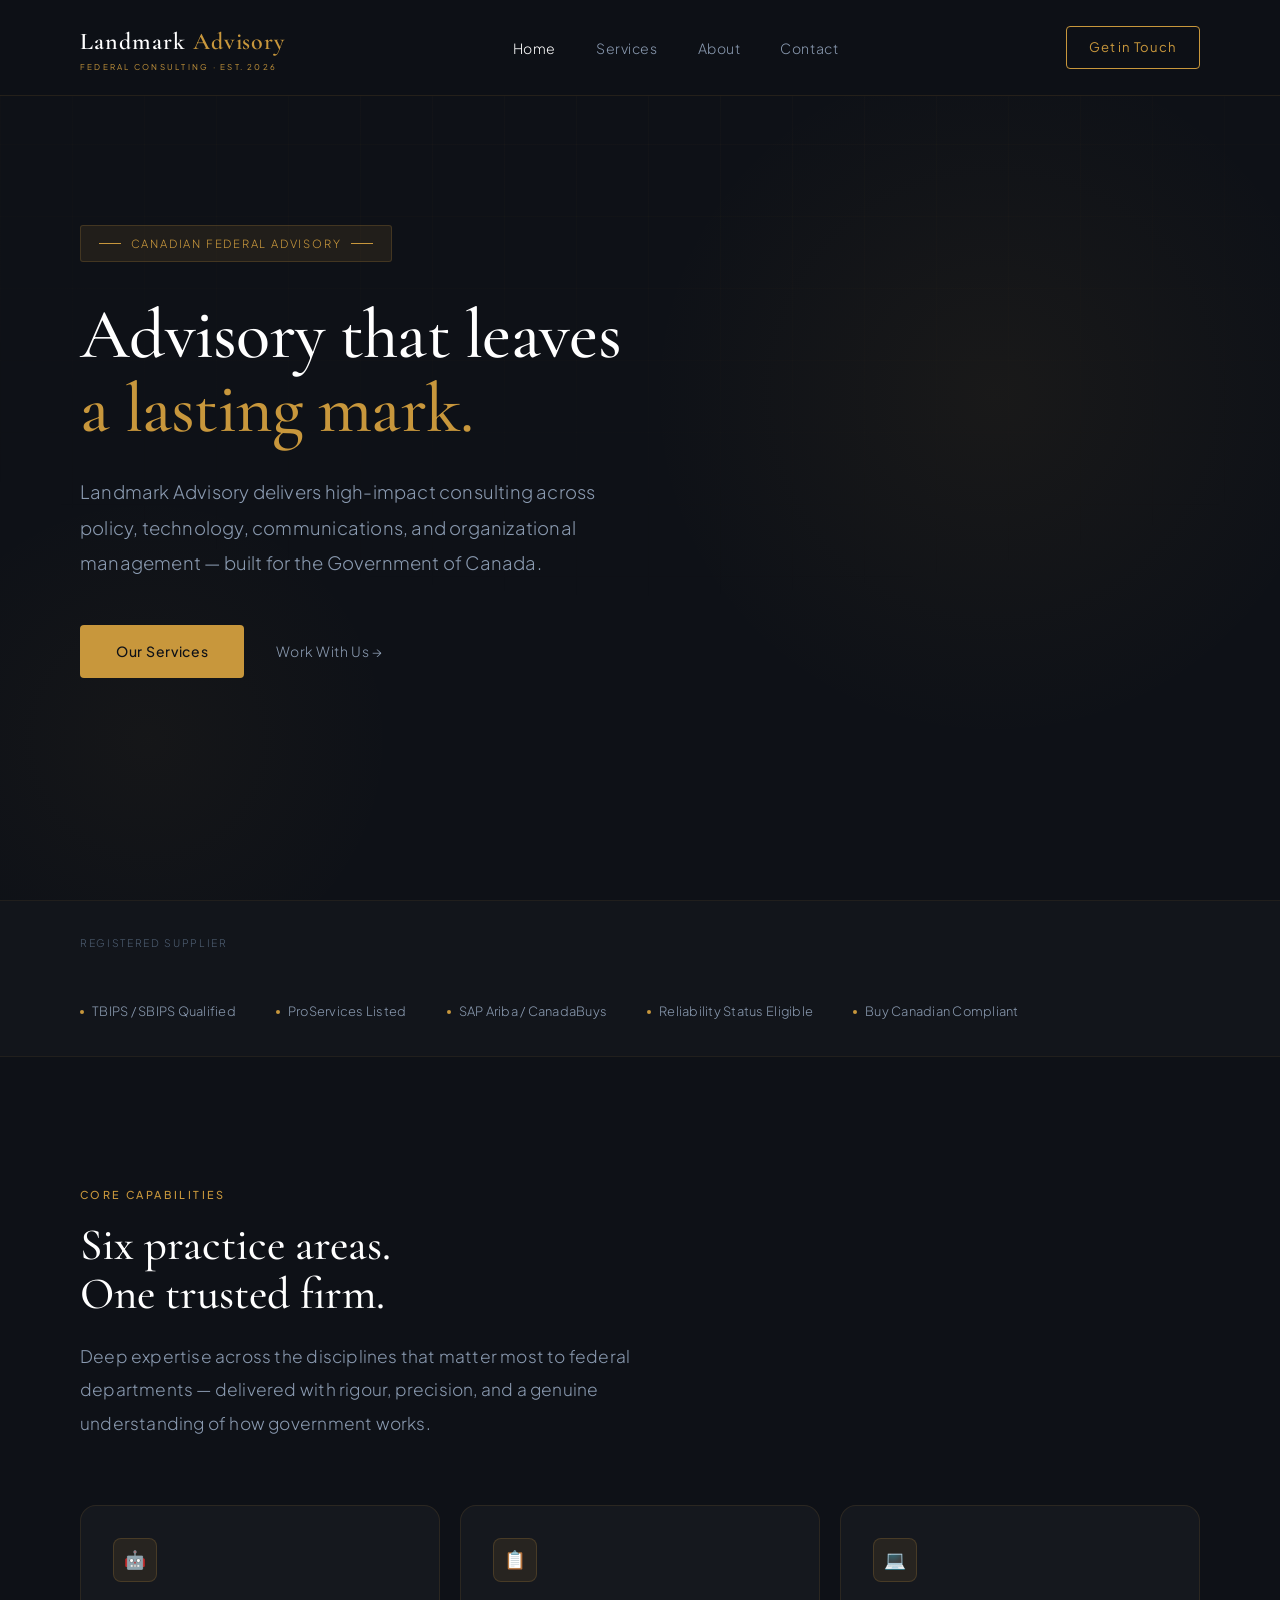
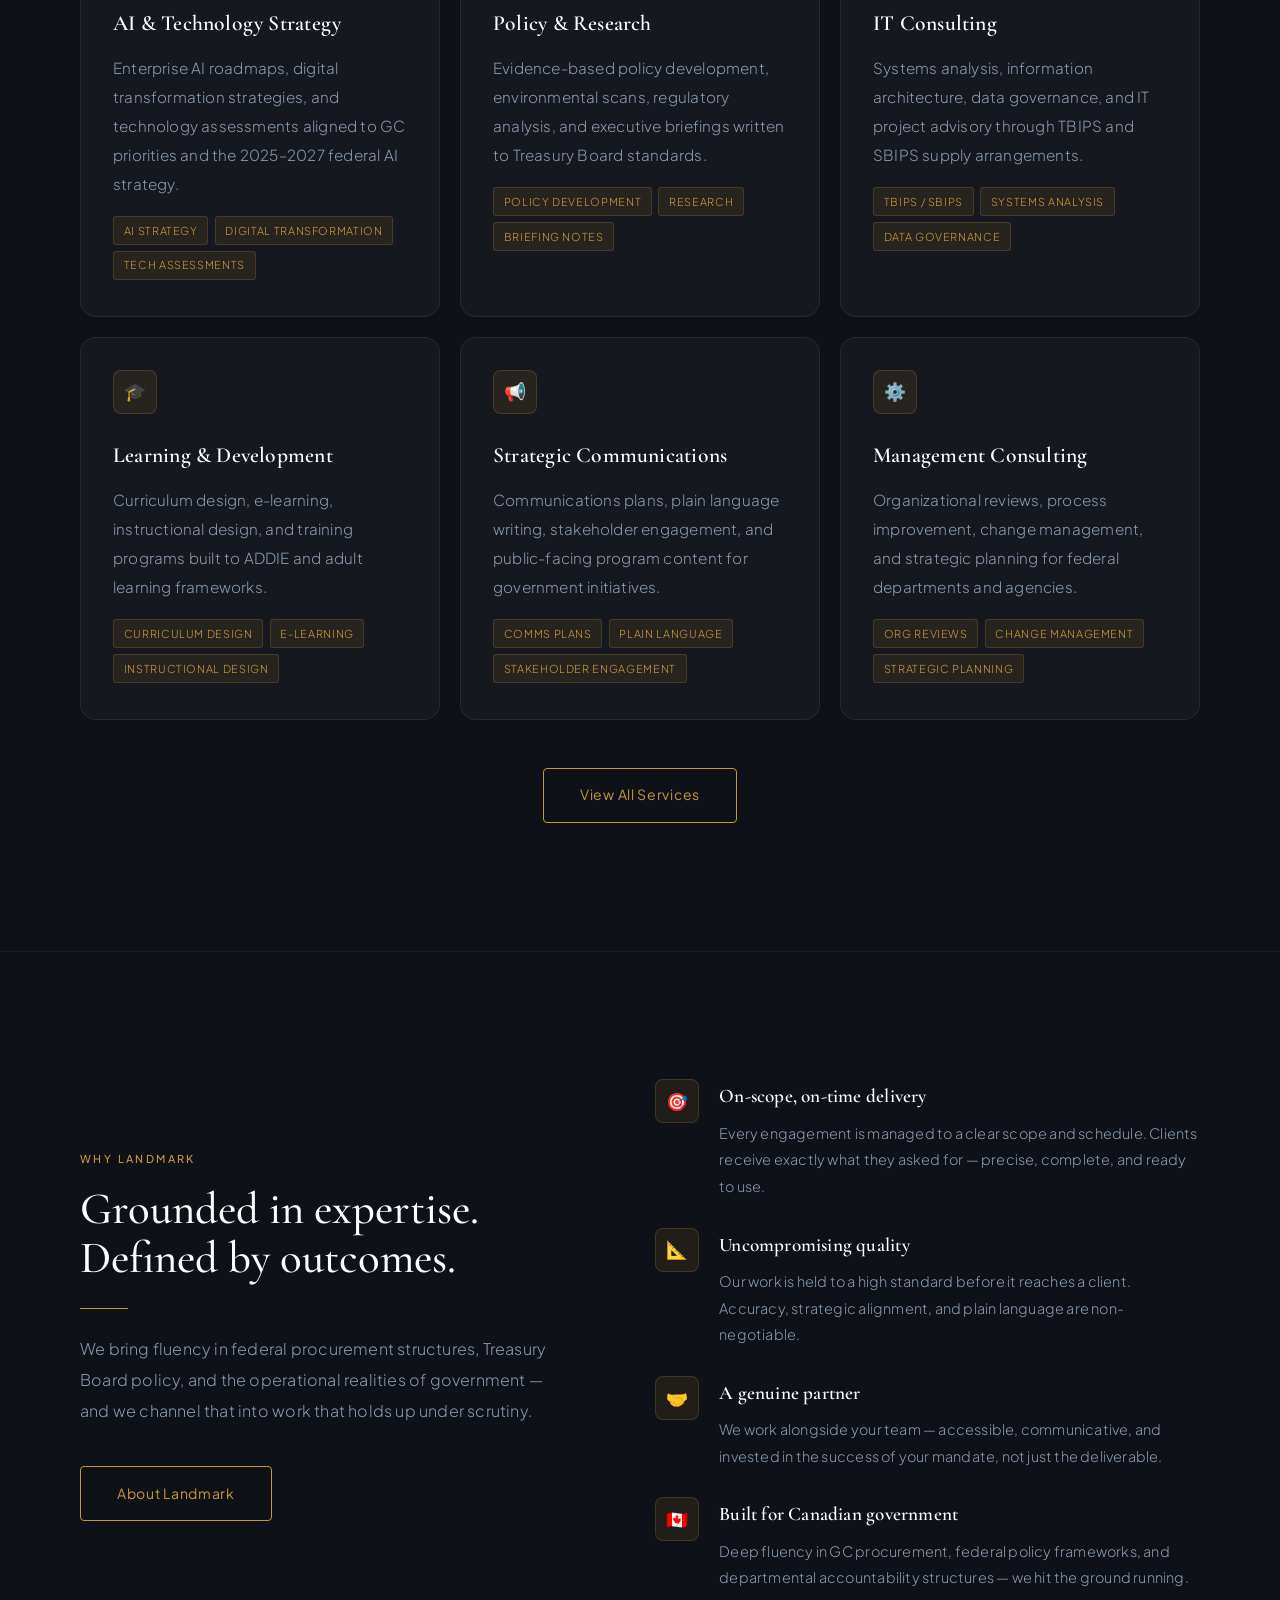
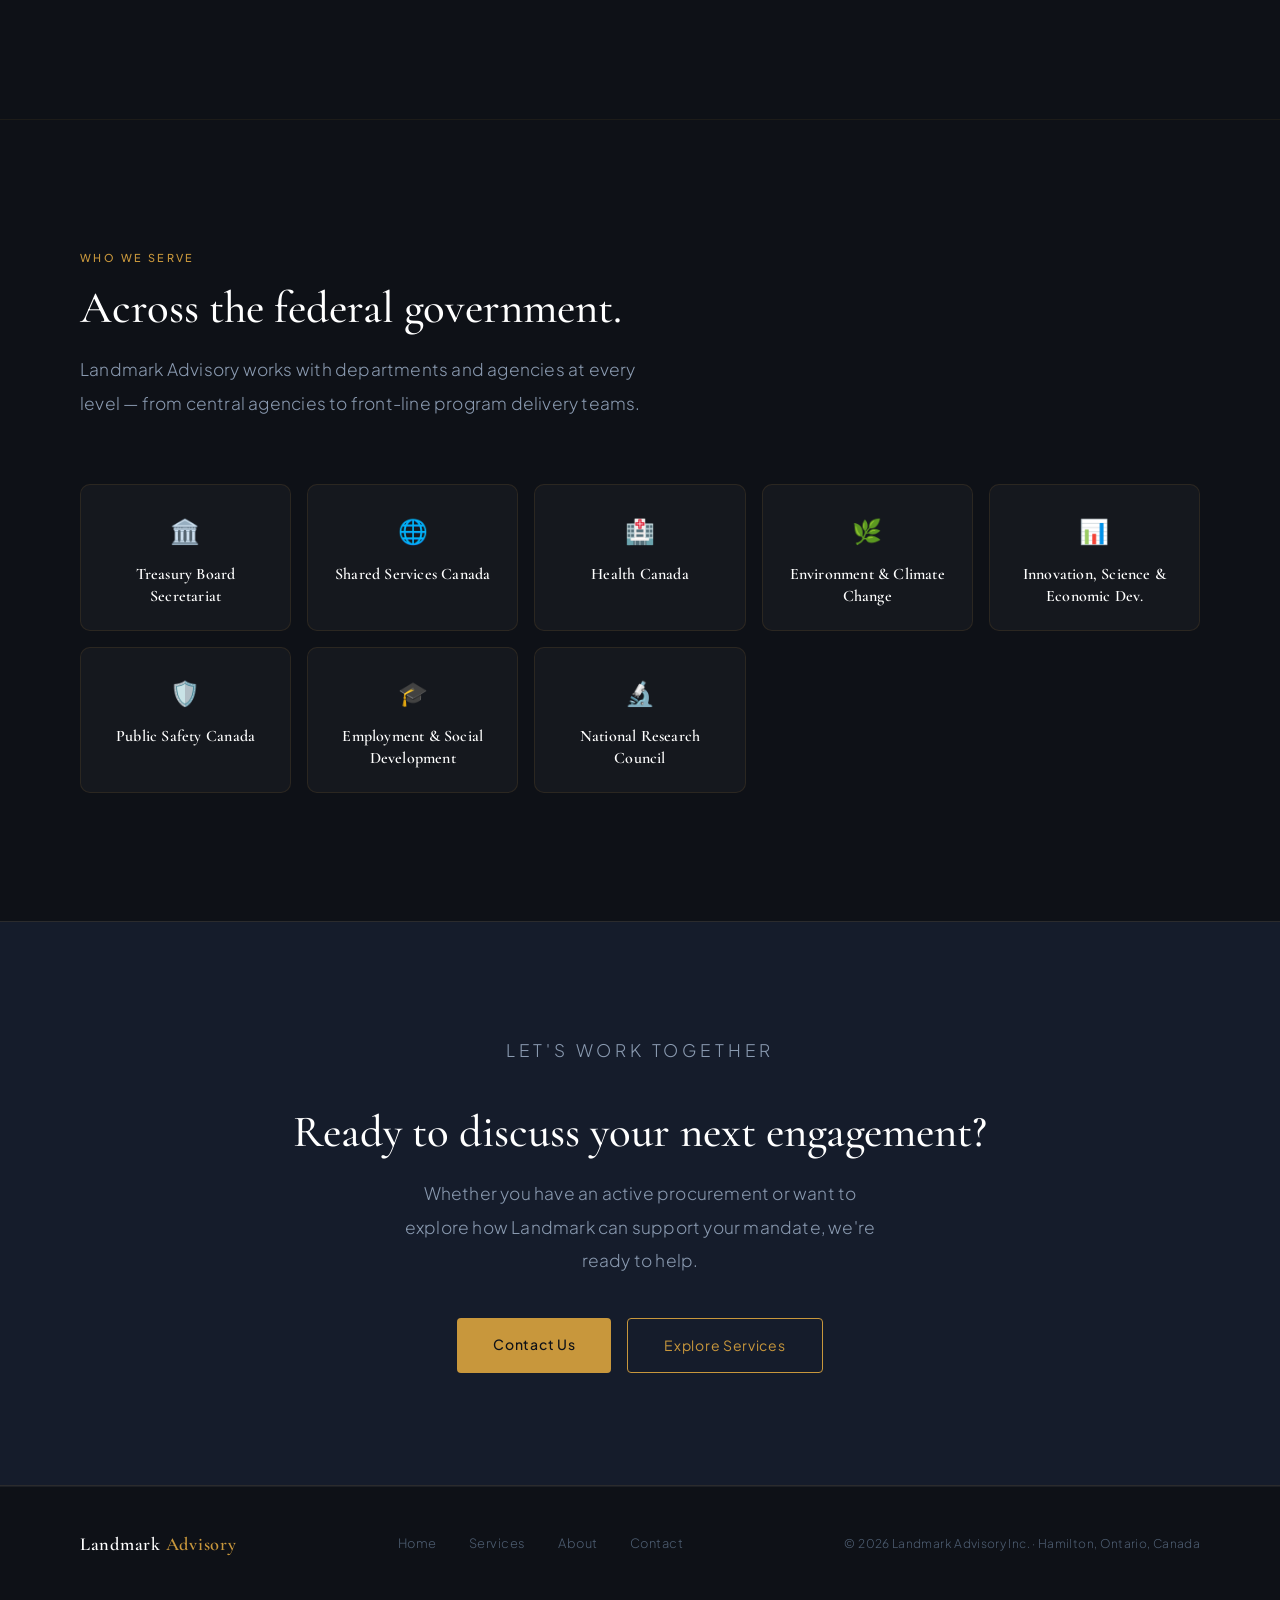
<file: index.html>
<!DOCTYPE html>
<html lang="en">
<head>
<meta charset="UTF-8">
<meta name="viewport" content="width=device-width, initial-scale=1.0">
<title>Landmark Advisory | Federal Public Sector Consulting</title>
<link rel="preconnect" href="https://fonts.googleapis.com">
<link href="https://fonts.googleapis.com/css2?family=Cormorant+Garamond:wght@400;500;600&family=Plus+Jakarta+Sans:wght@300;400;500&display=swap" rel="stylesheet">
<link rel="stylesheet" href="style.css">
<style>
.hero {
  min-height: 100vh;
  display: flex; align-items: center;
  padding: 0 5rem;
  position: relative; overflow: hidden;
}
.hero-content { position: relative; z-index: 1; max-width: 780px; }
.hero-badge {
  display: inline-flex; align-items: center; gap: 10px;
  background: var(--gold-dim);
  border: 0.5px solid var(--gold-border);
  border-radius: 3px;
  padding: 0.45rem 1.1rem;
  font-size: 0.7rem; color: var(--gold);
  letter-spacing: 0.16em; text-transform: uppercase;
  margin-bottom: 2.25rem;
}
.badge-line { width: 22px; height: 0.5px; background: var(--gold); }
.hero-sub {
  font-size: 1.15rem; color: var(--text-secondary);
  max-width: 560px; font-weight: 300; line-height: 1.95;
  margin-bottom: 2.75rem;
}
.hero-actions { display: flex; gap: 1rem; align-items: center; flex-wrap: wrap; }
.hero-ghost {
  color: var(--text-secondary); font-size: 0.875rem;
  text-decoration: none; transition: color 0.2s;
  letter-spacing: 0.04em; padding: 0.85rem 1rem;
}
.hero-ghost:hover { color: var(--white); }

/* cred strip */
.cred-strip {
  padding: 2rem 5rem;
  display: flex; align-items: center; gap: 3rem; flex-wrap: wrap;
  border-top: 0.5px solid rgba(200,151,60,0.08);
  border-bottom: 0.5px solid rgba(200,151,60,0.08);
  background: rgba(255,255,255,0.015);
}
.cred-label { font-size: 0.65rem; color: var(--muted); letter-spacing: 0.16em; text-transform: uppercase; white-space: nowrap; }
.creds { display: flex; gap: 2.5rem; flex-wrap: wrap; }
.cred {
  font-size: 0.8rem; color: var(--text-secondary); font-weight: 300;
  display: flex; align-items: center; gap: 0.5rem; letter-spacing: 0.02em;
}
.cred::before { content: ''; width: 4px; height: 4px; border-radius: 50%; background: var(--gold); flex-shrink: 0; }

/* services */
.services-grid {
  display: grid; grid-template-columns: repeat(3,1fr); gap: 1.25rem;
}
@media(max-width:1100px){.services-grid{grid-template-columns:repeat(2,1fr)}}
@media(max-width:700px){.services-grid{grid-template-columns:1fr}}

/* outcomes */
.outcomes-wrap {
  display: grid; grid-template-columns: 1fr 1.1fr;
  gap: 5rem; align-items: center;
}
@media(max-width:900px){.outcomes-wrap{grid-template-columns:1fr}}
.outcome-list { display: flex; flex-direction: column; gap: 1.75rem; }
.outcome-item { display: flex; gap: 1.25rem; align-items: flex-start; }
.outcome-item h4 {
  font-family: 'Cormorant Garamond', serif;
  font-size: 1.2rem; font-weight: 600; margin-bottom: 0.3rem;
}
.outcome-item p { font-size: 0.9rem; color: var(--text-secondary); font-weight: 300; line-height: 1.85; }

/* sectors */
.sectors-grid {
  display: grid; grid-template-columns: repeat(auto-fit, minmax(190px,1fr)); gap: 1rem; margin-top: 3.5rem;
}
.sector-card {
  background: var(--card-bg); border: 0.5px solid var(--card-border);
  border-radius: var(--radius); padding: 1.4rem 1.25rem; text-align: center;
  transition: all 0.25s;
}
.sector-card:hover { border-color: rgba(200,151,60,0.35); background: var(--gold-dim); }
.sector-card .si { font-size: 1.5rem; display: block; margin-bottom: 0.65rem; }
.sector-card h4 { font-family: 'Cormorant Garamond', serif; font-size: 1rem; font-weight: 600; line-height: 1.4; }

/* cta band */
.cta-band {
  background: var(--ink-mid);
  border-top: 0.5px solid rgba(200,151,60,0.12);
  border-bottom: 0.5px solid rgba(200,151,60,0.12);
  text-align: center; padding: 7rem 5rem;
}
.cta-band p { color: var(--text-secondary); font-size: 1.08rem; font-weight: 300; max-width: 500px; margin: 0 auto 2.5rem; line-height: 1.95; }
.cta-actions { display: flex; gap: 1rem; justify-content: center; flex-wrap: wrap; }

/* gold rule */
.gold-rule { width: 48px; height: 1px; background: var(--gold); margin: 1.5rem 0; }
</style>
</head>
<body>

<nav>
  <a href="index.html" class="logo">
    Landmark<span> Advisory</span>
    <span class="logo-sub">Federal Consulting · Est. 2026</span>
  </a>
  <ul class="nav-links">
    <li><a href="index.html" class="active">Home</a></li>
    <li><a href="services/index.html">Services</a></li>
    <li><a href="about/index.html">About</a></li>
    <li><a href="contact/index.html">Contact</a></li>
  </ul>
  <a href="contact/index.html" class="nav-cta">Get in Touch</a>
</nav>

<!-- HERO -->
<section class="hero">
  <div class="grid-bg"></div>
  <div class="orb" style="right:-5%;top:5%;width:700px;height:700px;"></div>
  <div class="orb" style="left:-8%;bottom:-10%;width:500px;height:500px;background:radial-gradient(circle,rgba(200,151,60,0.04) 0%,transparent 70%);"></div>
  <div class="hero-content">
    <div class="hero-badge"><div class="badge-line"></div>Canadian Federal Advisory<div class="badge-line"></div></div>
    <h1 class="fade-up">
      Advisory that leaves
      <span class="accent">a lasting mark.</span>
    </h1>
    <p class="hero-sub fade-up-2">
      Landmark Advisory delivers high-impact consulting across policy, technology, communications, and organizational management — built for the Government of Canada.
    </p>
    <div class="hero-actions fade-up-3">
      <a href="services/index.html" class="btn-primary">Our Services</a>
      <a href="contact/index.html" class="hero-ghost">Work With Us →</a>
    </div>
  </div>
</section>

<!-- CRED STRIP -->
<div class="cred-strip">
  <span class="cred-label">Registered Supplier</span>
  <div class="creds">
    <span class="cred">TBIPS / SBIPS Qualified</span>
    <span class="cred">ProServices Listed</span>
    <span class="cred">SAP Ariba / CanadaBuys</span>
    <span class="cred">Reliability Status Eligible</span>
    <span class="cred">Buy Canadian Compliant</span>
  </div>
</div>

<!-- SERVICES -->
<section>
  <p class="section-label">Core Capabilities</p>
  <h2>Six practice areas.<br>One trusted firm.</h2>
  <p class="section-intro">Deep expertise across the disciplines that matter most to federal departments — delivered with rigour, precision, and a genuine understanding of how government works.</p>
  <div class="services-grid">
    <div class="card">
      <div class="icon-box">🤖</div>
      <h3>AI & Technology Strategy</h3>
      <p style="font-size:.95rem;color:var(--text-secondary);font-weight:300;line-height:1.9;">Enterprise AI roadmaps, digital transformation strategies, and technology assessments aligned to GC priorities and the 2025–2027 federal AI strategy.</p>
      <div class="tags"><span class="tag">AI Strategy</span><span class="tag">Digital Transformation</span><span class="tag">Tech Assessments</span></div>
    </div>
    <div class="card">
      <div class="icon-box">📋</div>
      <h3>Policy & Research</h3>
      <p style="font-size:.95rem;color:var(--text-secondary);font-weight:300;line-height:1.9;">Evidence-based policy development, environmental scans, regulatory analysis, and executive briefings written to Treasury Board standards.</p>
      <div class="tags"><span class="tag">Policy Development</span><span class="tag">Research</span><span class="tag">Briefing Notes</span></div>
    </div>
    <div class="card">
      <div class="icon-box">💻</div>
      <h3>IT Consulting</h3>
      <p style="font-size:.95rem;color:var(--text-secondary);font-weight:300;line-height:1.9;">Systems analysis, information architecture, data governance, and IT project advisory through TBIPS and SBIPS supply arrangements.</p>
      <div class="tags"><span class="tag">TBIPS / SBIPS</span><span class="tag">Systems Analysis</span><span class="tag">Data Governance</span></div>
    </div>
    <div class="card">
      <div class="icon-box">🎓</div>
      <h3>Learning & Development</h3>
      <p style="font-size:.95rem;color:var(--text-secondary);font-weight:300;line-height:1.9;">Curriculum design, e-learning, instructional design, and training programs built to ADDIE and adult learning frameworks.</p>
      <div class="tags"><span class="tag">Curriculum Design</span><span class="tag">E-Learning</span><span class="tag">Instructional Design</span></div>
    </div>
    <div class="card">
      <div class="icon-box">📢</div>
      <h3>Strategic Communications</h3>
      <p style="font-size:.95rem;color:var(--text-secondary);font-weight:300;line-height:1.9;">Communications plans, plain language writing, stakeholder engagement, and public-facing program content for government initiatives.</p>
      <div class="tags"><span class="tag">Comms Plans</span><span class="tag">Plain Language</span><span class="tag">Stakeholder Engagement</span></div>
    </div>
    <div class="card">
      <div class="icon-box">⚙️</div>
      <h3>Management Consulting</h3>
      <p style="font-size:.95rem;color:var(--text-secondary);font-weight:300;line-height:1.9;">Organizational reviews, process improvement, change management, and strategic planning for federal departments and agencies.</p>
      <div class="tags"><span class="tag">Org Reviews</span><span class="tag">Change Management</span><span class="tag">Strategic Planning</span></div>
    </div>
  </div>
  <div style="text-align:center;margin-top:3rem;">
    <a href="services/index.html" class="btn-outline">View All Services</a>
  </div>
</section>

<div class="divider"></div>

<!-- OUTCOMES -->
<section>
  <div class="outcomes-wrap">
    <div>
      <p class="section-label">Why Landmark</p>
      <h2>Grounded in expertise.<br>Defined by outcomes.</h2>
      <div class="gold-rule"></div>
      <p style="font-size:1rem;color:var(--text-secondary);font-weight:300;line-height:1.95;margin-bottom:2.5rem;">We bring fluency in federal procurement structures, Treasury Board policy, and the operational realities of government — and we channel that into work that holds up under scrutiny.</p>
      <a href="about/index.html" class="btn-outline">About Landmark</a>
    </div>
    <div class="outcome-list">
      <div class="outcome-item">
        <div class="icon-box" style="margin-bottom:0;">🎯</div>
        <div>
          <h4>On-scope, on-time delivery</h4>
          <p>Every engagement is managed to a clear scope and schedule. Clients receive exactly what they asked for — precise, complete, and ready to use.</p>
        </div>
      </div>
      <div class="outcome-item">
        <div class="icon-box" style="margin-bottom:0;">📐</div>
        <div>
          <h4>Uncompromising quality</h4>
          <p>Our work is held to a high standard before it reaches a client. Accuracy, strategic alignment, and plain language are non-negotiable.</p>
        </div>
      </div>
      <div class="outcome-item">
        <div class="icon-box" style="margin-bottom:0;">🤝</div>
        <div>
          <h4>A genuine partner</h4>
          <p>We work alongside your team — accessible, communicative, and invested in the success of your mandate, not just the deliverable.</p>
        </div>
      </div>
      <div class="outcome-item">
        <div class="icon-box" style="margin-bottom:0;">🇨🇦</div>
        <div>
          <h4>Built for Canadian government</h4>
          <p>Deep fluency in GC procurement, federal policy frameworks, and departmental accountability structures — we hit the ground running.</p>
        </div>
      </div>
    </div>
  </div>
</section>

<div class="divider"></div>

<!-- SECTORS -->
<section>
  <p class="section-label">Who We Serve</p>
  <h2>Across the federal government.</h2>
  <p class="section-intro">Landmark Advisory works with departments and agencies at every level — from central agencies to front-line program delivery teams.</p>
  <div class="sectors-grid">
    <div class="sector-card"><span class="si">🏛️</span><h4>Treasury Board Secretariat</h4></div>
    <div class="sector-card"><span class="si">🌐</span><h4>Shared Services Canada</h4></div>
    <div class="sector-card"><span class="si">🏥</span><h4>Health Canada</h4></div>
    <div class="sector-card"><span class="si">🌿</span><h4>Environment & Climate Change</h4></div>
    <div class="sector-card"><span class="si">📊</span><h4>Innovation, Science & Economic Dev.</h4></div>
    <div class="sector-card"><span class="si">🛡️</span><h4>Public Safety Canada</h4></div>
    <div class="sector-card"><span class="si">🎓</span><h4>Employment & Social Development</h4></div>
    <div class="sector-card"><span class="si">🔬</span><h4>National Research Council</h4></div>
  </div>
</section>

<!-- CTA -->
<section class="cta-band">
  <p class="section-label">Let's Work Together</p>
  <h2>Ready to discuss your next engagement?</h2>
  <p>Whether you have an active procurement or want to explore how Landmark can support your mandate, we're ready to help.</p>
  <div class="cta-actions">
    <a href="contact/index.html" class="btn-primary">Contact Us</a>
    <a href="services/index.html" class="btn-outline">Explore Services</a>
  </div>
</section>

<footer>
  <a href="index.html" class="logo" style="font-size:1.15rem;">Landmark<span> Advisory</span></a>
  <div class="footer-links">
    <a href="index.html">Home</a>
    <a href="services/index.html">Services</a>
    <a href="about/index.html">About</a>
    <a href="contact/index.html">Contact</a>
  </div>
  <span class="footer-legal">© 2026 Landmark Advisory Inc. · Hamilton, Ontario, Canada</span>
</footer>

</body>
</html>
</file>
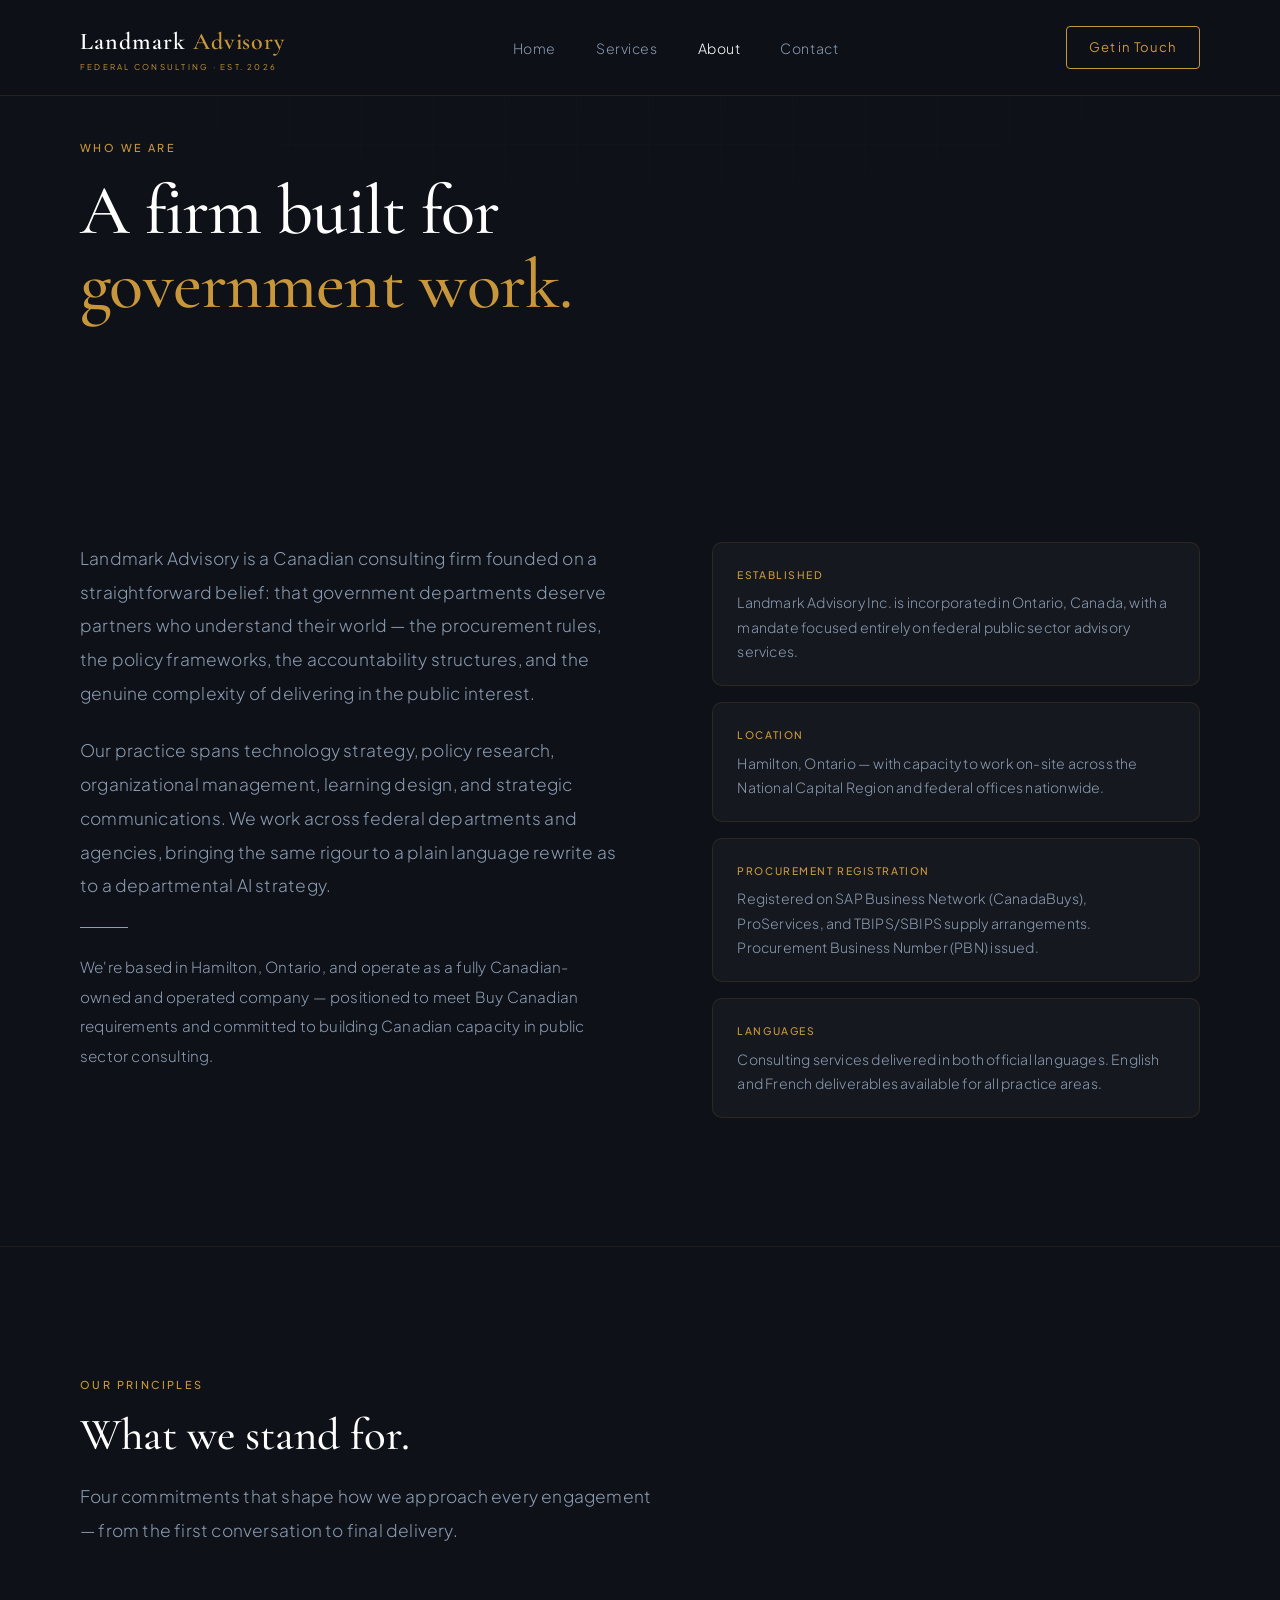
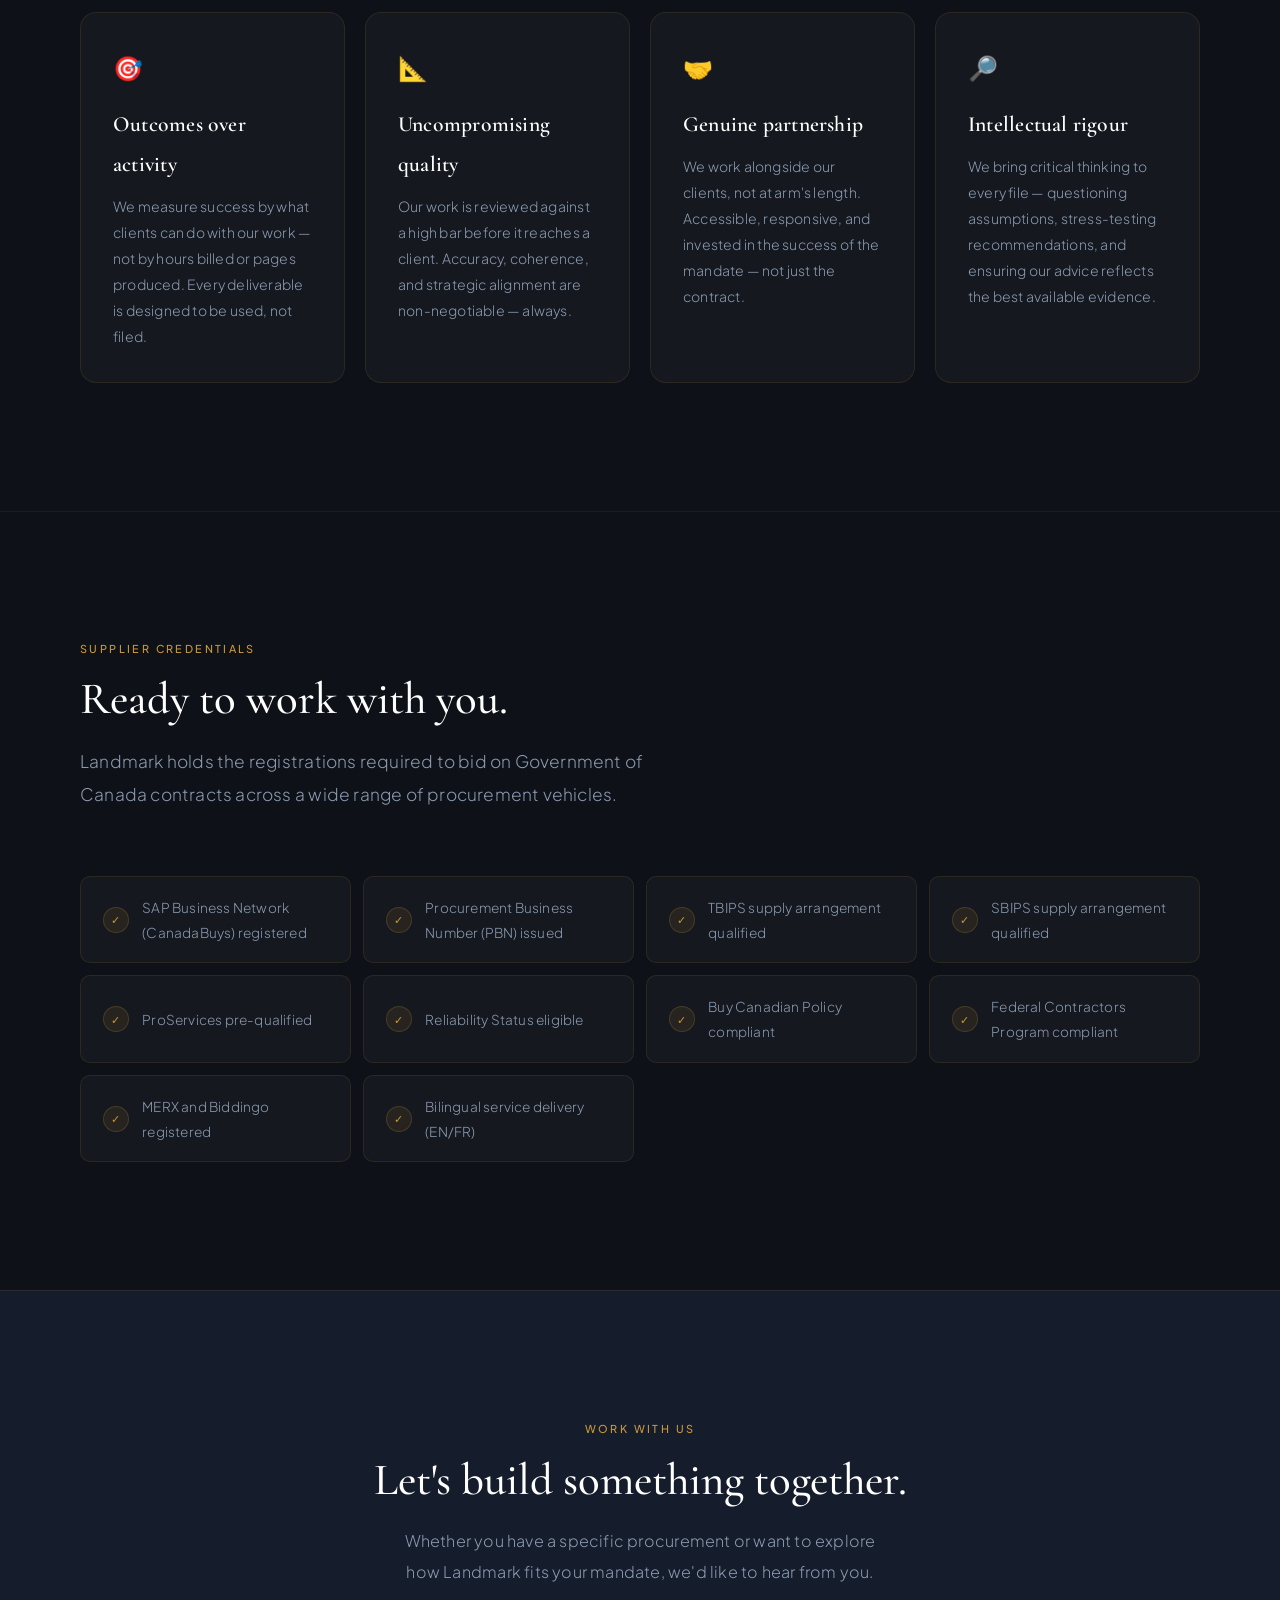
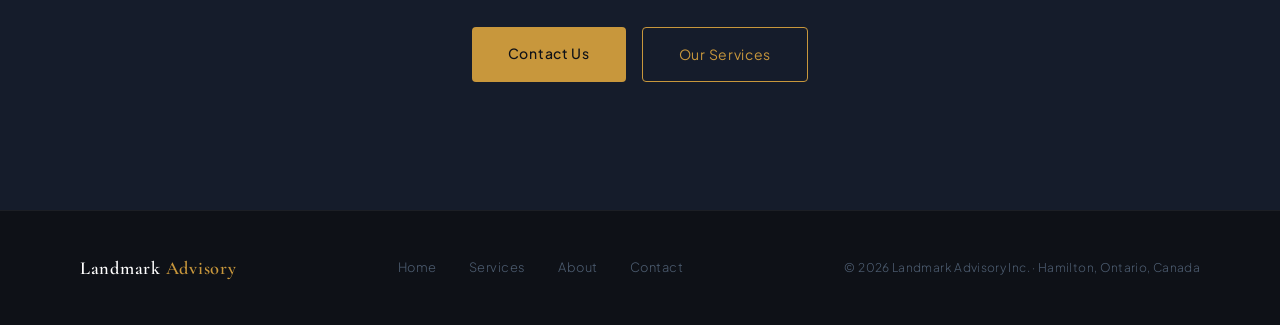
<file: about/index.html>
<!DOCTYPE html>
<html lang="en">
<head>
<meta charset="UTF-8"><meta name="viewport" content="width=device-width, initial-scale=1.0">
<title>About | Landmark Advisory</title>
<link rel="preconnect" href="https://fonts.googleapis.com">
<link href="https://fonts.googleapis.com/css2?family=Cormorant+Garamond:wght@400;500;600&family=Plus+Jakarta+Sans:wght@300;400;500&display=swap" rel="stylesheet">
<link rel="stylesheet" href="../style.css">
<style>
.about-grid{display:grid;grid-template-columns:1.1fr 1fr;gap:6rem;align-items:start}
@media(max-width:900px){.about-grid{grid-template-columns:1fr;gap:3rem}}
.lead{font-size:1.08rem;color:var(--text-secondary);font-weight:300;line-height:1.95;margin-bottom:1.5rem}
.gold-rule{width:48px;height:1px;background:var(--gold);margin:1.5rem 0}
.aside-stack{display:flex;flex-direction:column;gap:1rem}
.aside-card{background:var(--card-bg);border:0.5px solid var(--card-border);border-radius:var(--radius);padding:1.35rem 1.5rem}
.aside-card h4{font-size:0.65rem;color:var(--gold);text-transform:uppercase;letter-spacing:.15em;margin-bottom:.4rem;font-weight:500}
.aside-card p{font-size:.875rem;color:var(--text-secondary);font-weight:300;line-height:1.75}
.values-grid{display:grid;grid-template-columns:repeat(auto-fit,minmax(260px,1fr));gap:1.25rem}
.value-card{background:var(--card-bg);border:0.5px solid var(--card-border);border-radius:var(--radius-lg);padding:2rem}
.value-card .vi{font-size:1.5rem;display:block;margin-bottom:1rem}
.value-card h3{margin-bottom:.6rem}
.value-card p{font-size:.875rem;color:var(--text-secondary);font-weight:300;line-height:1.85}
.creds-grid{display:grid;grid-template-columns:repeat(auto-fit,minmax(250px,1fr));gap:.75rem}
.cred-item{background:var(--card-bg);border:0.5px solid var(--card-border);border-radius:var(--radius);padding:1.1rem 1.35rem;display:flex;align-items:center;gap:.85rem}
.cred-check{width:26px;height:26px;border-radius:50%;background:var(--gold-dim);border:0.5px solid var(--gold-border);display:flex;align-items:center;justify-content:center;font-size:.7rem;color:var(--gold);flex-shrink:0}
.cred-item span{font-size:.85rem;font-weight:300;color:var(--text-secondary)}
</style>
</head>
<body>
<nav>
  <a href="../index.html" class="logo">Landmark<span> Advisory</span><span class="logo-sub">Federal Consulting · Est. 2026</span></a>
  <ul class="nav-links">
    <li><a href="../index.html">Home</a></li>
    <li><a href="../services/index.html">Services</a></li>
    <li><a href="index.html" class="active">About</a></li>
    <li><a href="../contact/index.html">Contact</a></li>
  </ul>
  <a href="../contact/index.html" class="nav-cta">Get in Touch</a>
</nav>
<div class="page-hero">
  <div class="grid-bg"></div>
  <div style="position:relative;z-index:1;">
    <p class="section-label">Who We Are</p>
    <h1 style="max-width:700px;">A firm built for<br><span class="accent">government work.</span></h1>
  </div>
</div>

<section>
  <div class="about-grid">
    <div>
      <p class="lead">Landmark Advisory is a Canadian consulting firm founded on a straightforward belief: that government departments deserve partners who understand their world — the procurement rules, the policy frameworks, the accountability structures, and the genuine complexity of delivering in the public interest.</p>
      <p class="lead">Our practice spans technology strategy, policy research, organizational management, learning design, and strategic communications. We work across federal departments and agencies, bringing the same rigour to a plain language rewrite as to a departmental AI strategy.</p>
      <div class="gold-rule"></div>
      <p style="font-size:.95rem;color:var(--text-secondary);font-weight:300;line-height:1.95;">We're based in Hamilton, Ontario, and operate as a fully Canadian-owned and operated company — positioned to meet Buy Canadian requirements and committed to building Canadian capacity in public sector consulting.</p>
    </div>
    <div class="aside-stack">
      <div class="aside-card"><h4>Established</h4><p>Landmark Advisory Inc. is incorporated in Ontario, Canada, with a mandate focused entirely on federal public sector advisory services.</p></div>
      <div class="aside-card"><h4>Location</h4><p>Hamilton, Ontario — with capacity to work on-site across the National Capital Region and federal offices nationwide.</p></div>
      <div class="aside-card"><h4>Procurement Registration</h4><p>Registered on SAP Business Network (CanadaBuys), ProServices, and TBIPS/SBIPS supply arrangements. Procurement Business Number (PBN) issued.</p></div>
      <div class="aside-card"><h4>Languages</h4><p>Consulting services delivered in both official languages. English and French deliverables available for all practice areas.</p></div>
    </div>
  </div>
</section>

<div class="divider"></div>

<section>
  <p class="section-label">Our Principles</p>
  <h2>What we stand for.</h2>
  <p class="section-intro">Four commitments that shape how we approach every engagement — from the first conversation to final delivery.</p>
  <div class="values-grid">
    <div class="value-card"><span class="vi">🎯</span><h3>Outcomes over activity</h3><p>We measure success by what clients can do with our work — not by hours billed or pages produced. Every deliverable is designed to be used, not filed.</p></div>
    <div class="value-card"><span class="vi">📐</span><h3>Uncompromising quality</h3><p>Our work is reviewed against a high bar before it reaches a client. Accuracy, coherence, and strategic alignment are non-negotiable — always.</p></div>
    <div class="value-card"><span class="vi">🤝</span><h3>Genuine partnership</h3><p>We work alongside our clients, not at arm's length. Accessible, responsive, and invested in the success of the mandate — not just the contract.</p></div>
    <div class="value-card"><span class="vi">🔎</span><h3>Intellectual rigour</h3><p>We bring critical thinking to every file — questioning assumptions, stress-testing recommendations, and ensuring our advice reflects the best available evidence.</p></div>
  </div>
</section>

<div class="divider"></div>

<section>
  <p class="section-label">Supplier Credentials</p>
  <h2>Ready to work with you.</h2>
  <p class="section-intro">Landmark holds the registrations required to bid on Government of Canada contracts across a wide range of procurement vehicles.</p>
  <div class="creds-grid">
    <div class="cred-item"><div class="cred-check">✓</div><span>SAP Business Network (CanadaBuys) registered</span></div>
    <div class="cred-item"><div class="cred-check">✓</div><span>Procurement Business Number (PBN) issued</span></div>
    <div class="cred-item"><div class="cred-check">✓</div><span>TBIPS supply arrangement qualified</span></div>
    <div class="cred-item"><div class="cred-check">✓</div><span>SBIPS supply arrangement qualified</span></div>
    <div class="cred-item"><div class="cred-check">✓</div><span>ProServices pre-qualified</span></div>
    <div class="cred-item"><div class="cred-check">✓</div><span>Reliability Status eligible</span></div>
    <div class="cred-item"><div class="cred-check">✓</div><span>Buy Canadian Policy compliant</span></div>
    <div class="cred-item"><div class="cred-check">✓</div><span>Federal Contractors Program compliant</span></div>
    <div class="cred-item"><div class="cred-check">✓</div><span>MERX and Biddingo registered</span></div>
    <div class="cred-item"><div class="cred-check">✓</div><span>Bilingual service delivery (EN/FR)</span></div>
  </div>
</section>

<section style="background:var(--ink-mid);border-top:0.5px solid rgba(200,151,60,0.12);text-align:center;">
  <p class="section-label">Work With Us</p>
  <h2>Let's build something together.</h2>
  <p style="color:var(--text-secondary);font-size:1rem;font-weight:300;max-width:480px;margin:0 auto 2.5rem;line-height:1.95;">Whether you have a specific procurement or want to explore how Landmark fits your mandate, we'd like to hear from you.</p>
  <div style="display:flex;gap:1rem;justify-content:center;flex-wrap:wrap;">
    <a href="../contact/index.html" class="btn-primary">Contact Us</a>
    <a href="../services/index.html" class="btn-outline">Our Services</a>
  </div>
</section>

<footer>
  <a href="../index.html" class="logo" style="font-size:1.15rem;">Landmark<span> Advisory</span></a>
  <div class="footer-links">
    <a href="../index.html">Home</a><a href="../services/index.html">Services</a>
    <a href="index.html">About</a><a href="../contact/index.html">Contact</a>
  </div>
  <span class="footer-legal">© 2026 Landmark Advisory Inc. · Hamilton, Ontario, Canada</span>
</footer>
</body>
</html>
</file>
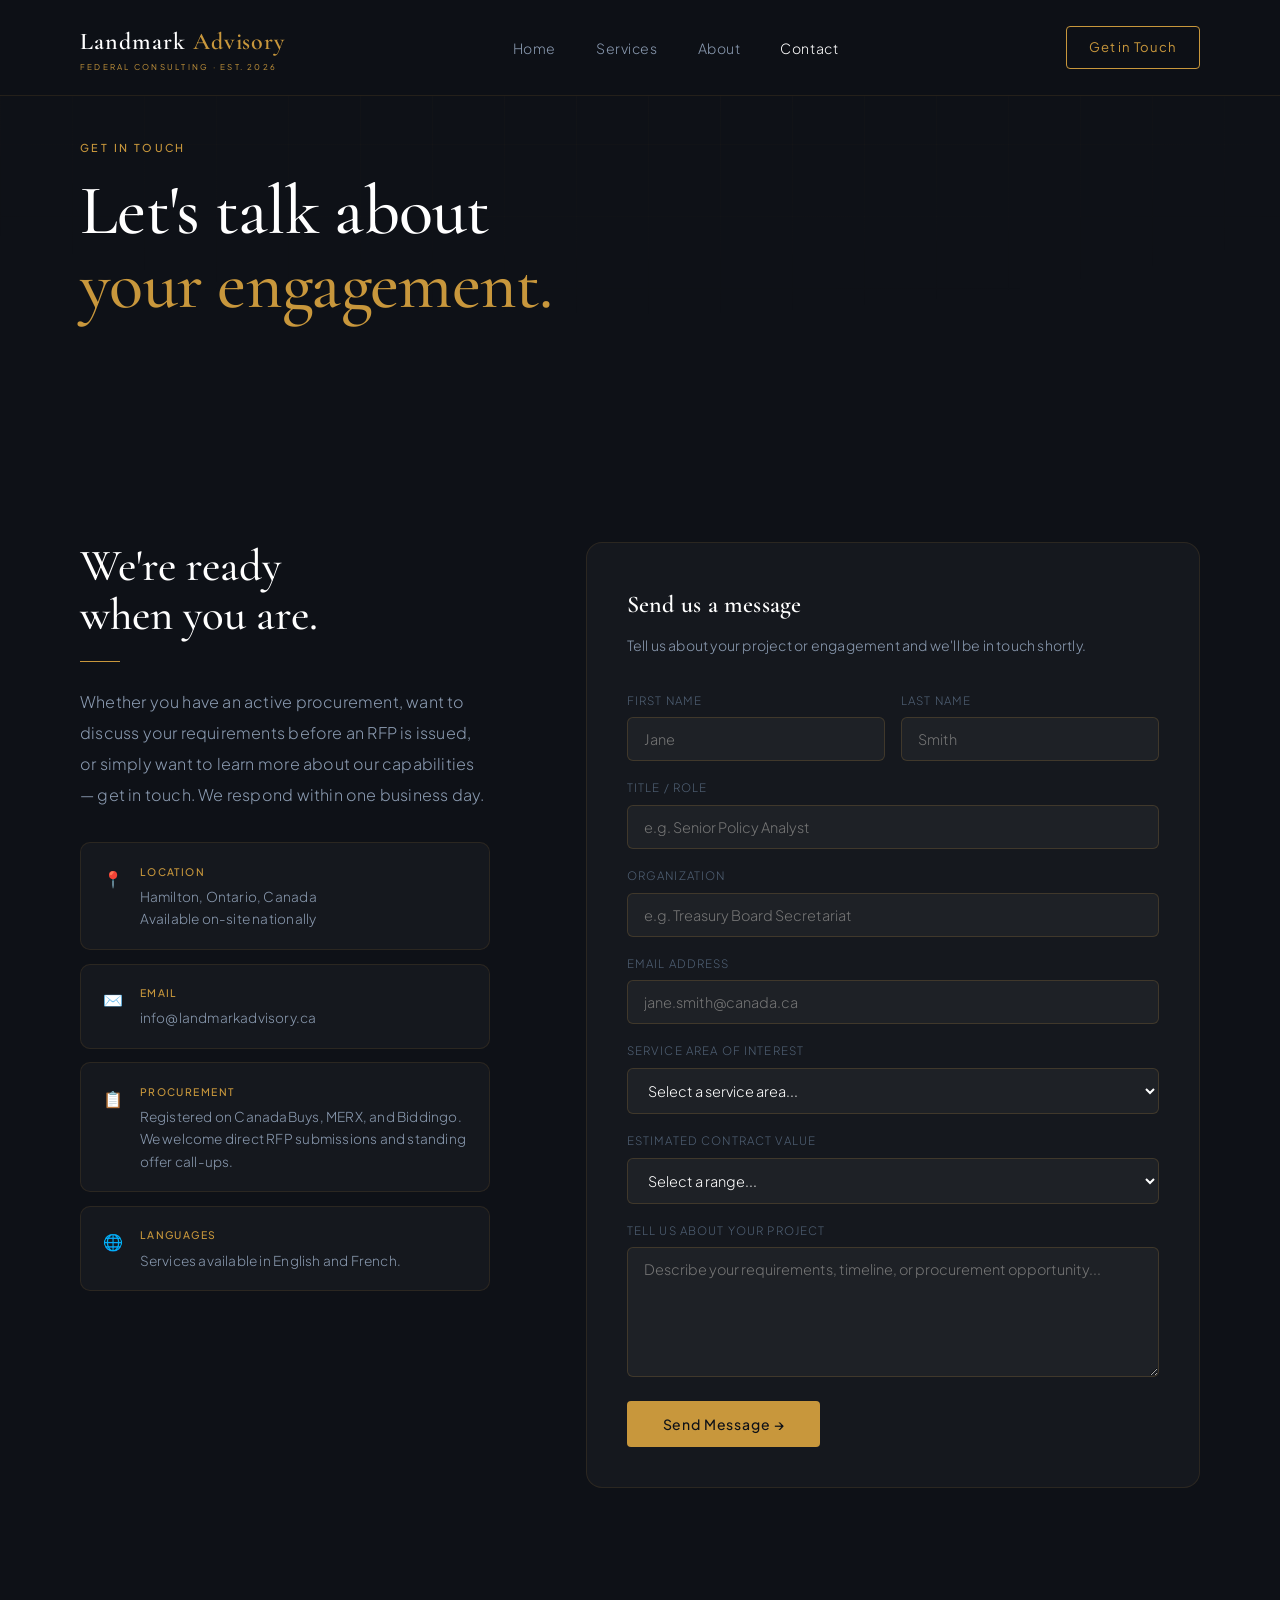
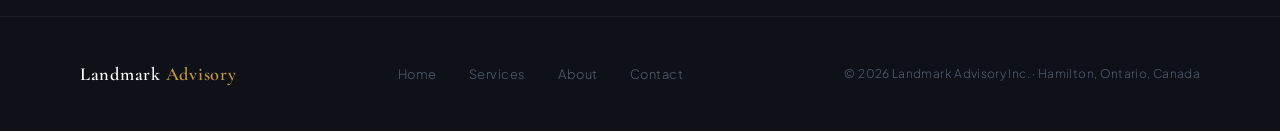
<file: contact/index.html>
<!DOCTYPE html>
<html lang="en">
<head>
<meta charset="UTF-8"><meta name="viewport" content="width=device-width, initial-scale=1.0">
<title>Contact | Landmark Advisory</title>
<link rel="preconnect" href="https://fonts.googleapis.com">
<link href="https://fonts.googleapis.com/css2?family=Cormorant+Garamond:wght@400;500;600&family=Plus+Jakarta+Sans:wght@300;400;500&display=swap" rel="stylesheet">
<link rel="stylesheet" href="../style.css">
<style>
.contact-layout{display:grid;grid-template-columns:1fr 1.5fr;gap:6rem;align-items:start}
@media(max-width:900px){.contact-layout{grid-template-columns:1fr;gap:3rem}}
.contact-sidebar{position:sticky;top:7rem}
.contact-sidebar h2{margin-bottom:1rem}
.gold-rule{width:40px;height:1px;background:var(--gold);margin:1.25rem 0 1.5rem}
.sidebar-lead{font-size:1rem;color:var(--text-secondary);font-weight:300;line-height:1.95;margin-bottom:2rem}
.info-stack{display:flex;flex-direction:column;gap:.85rem}
.info-item{background:var(--card-bg);border:0.5px solid var(--card-border);border-radius:var(--radius);padding:1.15rem 1.4rem;display:flex;gap:1rem;align-items:flex-start}
.info-icon{font-size:1rem;margin-top:2px;flex-shrink:0}
.info-item h4{font-size:.65rem;color:var(--gold);text-transform:uppercase;letter-spacing:.14em;margin-bottom:.3rem;font-weight:500}
.info-item p{font-size:.85rem;color:var(--text-secondary);font-weight:300;line-height:1.65}
.form-wrap{background:var(--card-bg);border:0.5px solid var(--card-border);border-radius:var(--radius-lg);padding:2.5rem}
.form-wrap h3{font-family:'Cormorant Garamond',serif;font-size:1.5rem;font-weight:600;margin-bottom:.4rem}
.form-sub{font-size:.875rem;color:var(--text-secondary);font-weight:300;margin-bottom:2rem;line-height:1.7}
.form-submit{background:var(--gold);color:var(--ink);padding:.875rem 2.25rem;border-radius:4px;font-family:'Plus Jakarta Sans',sans-serif;font-size:.875rem;font-weight:500;letter-spacing:.06em;border:none;cursor:pointer;transition:all .2s;margin-top:.5rem}
.form-submit:hover{background:#d9a94a}
.form-submit:disabled{opacity:.6;cursor:not-allowed}
.success-msg{display:none;background:var(--gold-dim);border:0.5px solid var(--gold-border);border-radius:var(--radius);padding:1.1rem 1.35rem;font-size:.875rem;color:var(--gold);margin-top:1rem;text-align:center;letter-spacing:.03em}
</style>
</head>
<body>
<nav>
  <a href="../index.html" class="logo">Landmark<span> Advisory</span><span class="logo-sub">Federal Consulting · Est. 2026</span></a>
  <ul class="nav-links">
    <li><a href="../index.html">Home</a></li>
    <li><a href="../services/index.html">Services</a></li>
    <li><a href="../about/index.html">About</a></li>
    <li><a href="index.html" class="active">Contact</a></li>
  </ul>
  <a href="index.html" class="nav-cta">Get in Touch</a>
</nav>
<div class="page-hero">
  <div class="grid-bg"></div>
  <div style="position:relative;z-index:1;">
    <p class="section-label">Get in Touch</p>
    <h1 style="max-width:600px;">Let's talk about<br><span class="accent">your engagement.</span></h1>
  </div>
</div>
<section>
  <div class="contact-layout">
    <div class="contact-sidebar">
      <h2>We're ready<br>when you are.</h2>
      <div class="gold-rule"></div>
      <p class="sidebar-lead">Whether you have an active procurement, want to discuss your requirements before an RFP is issued, or simply want to learn more about our capabilities — get in touch. We respond within one business day.</p>
      <div class="info-stack">
        <div class="info-item"><div class="info-icon">📍</div><div><h4>Location</h4><p>Hamilton, Ontario, Canada<br>Available on-site nationally</p></div></div>
        <div class="info-item"><div class="info-icon">✉️</div><div><h4>Email</h4><p>info@landmarkadvisory.ca</p></div></div>
        <div class="info-item"><div class="info-icon">📋</div><div><h4>Procurement</h4><p>Registered on CanadaBuys, MERX, and Biddingo. We welcome direct RFP submissions and standing offer call-ups.</p></div></div>
        <div class="info-item"><div class="info-icon">🌐</div><div><h4>Languages</h4><p>Services available in English and French.</p></div></div>
      </div>
    </div>
    <div class="form-wrap">
      <h3>Send us a message</h3>
      <p class="form-sub">Tell us about your project or engagement and we'll be in touch shortly.</p>
      <form id="contactForm" onsubmit="handleSubmit(event)">
        <div class="form-row">
          <div class="form-group"><label>First Name</label><input type="text" placeholder="Jane" required></div>
          <div class="form-group"><label>Last Name</label><input type="text" placeholder="Smith" required></div>
        </div>
        <div class="form-group"><label>Title / Role</label><input type="text" placeholder="e.g. Senior Policy Analyst"></div>
        <div class="form-group"><label>Organization</label><input type="text" placeholder="e.g. Treasury Board Secretariat" required></div>
        <div class="form-group"><label>Email Address</label><input type="email" placeholder="jane.smith@canada.ca" required></div>
        <div class="form-group">
          <label>Service Area of Interest</label>
          <select>
            <option value="">Select a service area...</option>
            <option>AI & Technology Strategy</option>
            <option>Policy & Research</option>
            <option>IT Consulting</option>
            <option>Learning & Development</option>
            <option>Strategic Communications</option>
            <option>Management Consulting</option>
            <option>Multiple / Not Sure Yet</option>
          </select>
        </div>
        <div class="form-group">
          <label>Estimated Contract Value</label>
          <select>
            <option value="">Select a range...</option>
            <option>Under $25,000</option>
            <option>$25,000 – $100,000</option>
            <option>$100,000 – $500,000</option>
            <option>$500,000 – $1M</option>
            <option>Over $1M</option>
            <option>Not determined yet</option>
          </select>
        </div>
        <div class="form-group"><label>Tell us about your project</label><textarea placeholder="Describe your requirements, timeline, or procurement opportunity..."></textarea></div>
        <button type="submit" class="form-submit" id="submitBtn">Send Message →</button>
        <div class="success-msg" id="successMsg">✓ Thank you — we'll be in touch within one business day.</div>
      </form>
    </div>
  </div>
</section>
<footer>
  <a href="../index.html" class="logo" style="font-size:1.15rem;">Landmark<span> Advisory</span></a>
  <div class="footer-links">
    <a href="../index.html">Home</a><a href="../services/index.html">Services</a>
    <a href="../about/index.html">About</a><a href="index.html">Contact</a>
  </div>
  <span class="footer-legal">© 2026 Landmark Advisory Inc. · Hamilton, Ontario, Canada</span>
</footer>
<script>
function handleSubmit(e){
  e.preventDefault();
  const btn=document.getElementById('submitBtn');
  const msg=document.getElementById('successMsg');
  btn.disabled=true; btn.textContent='Sending...';
  setTimeout(()=>{btn.style.display='none';msg.style.display='block';e.target.reset();},1000);
}
</script>
</body>
</html>
</file>
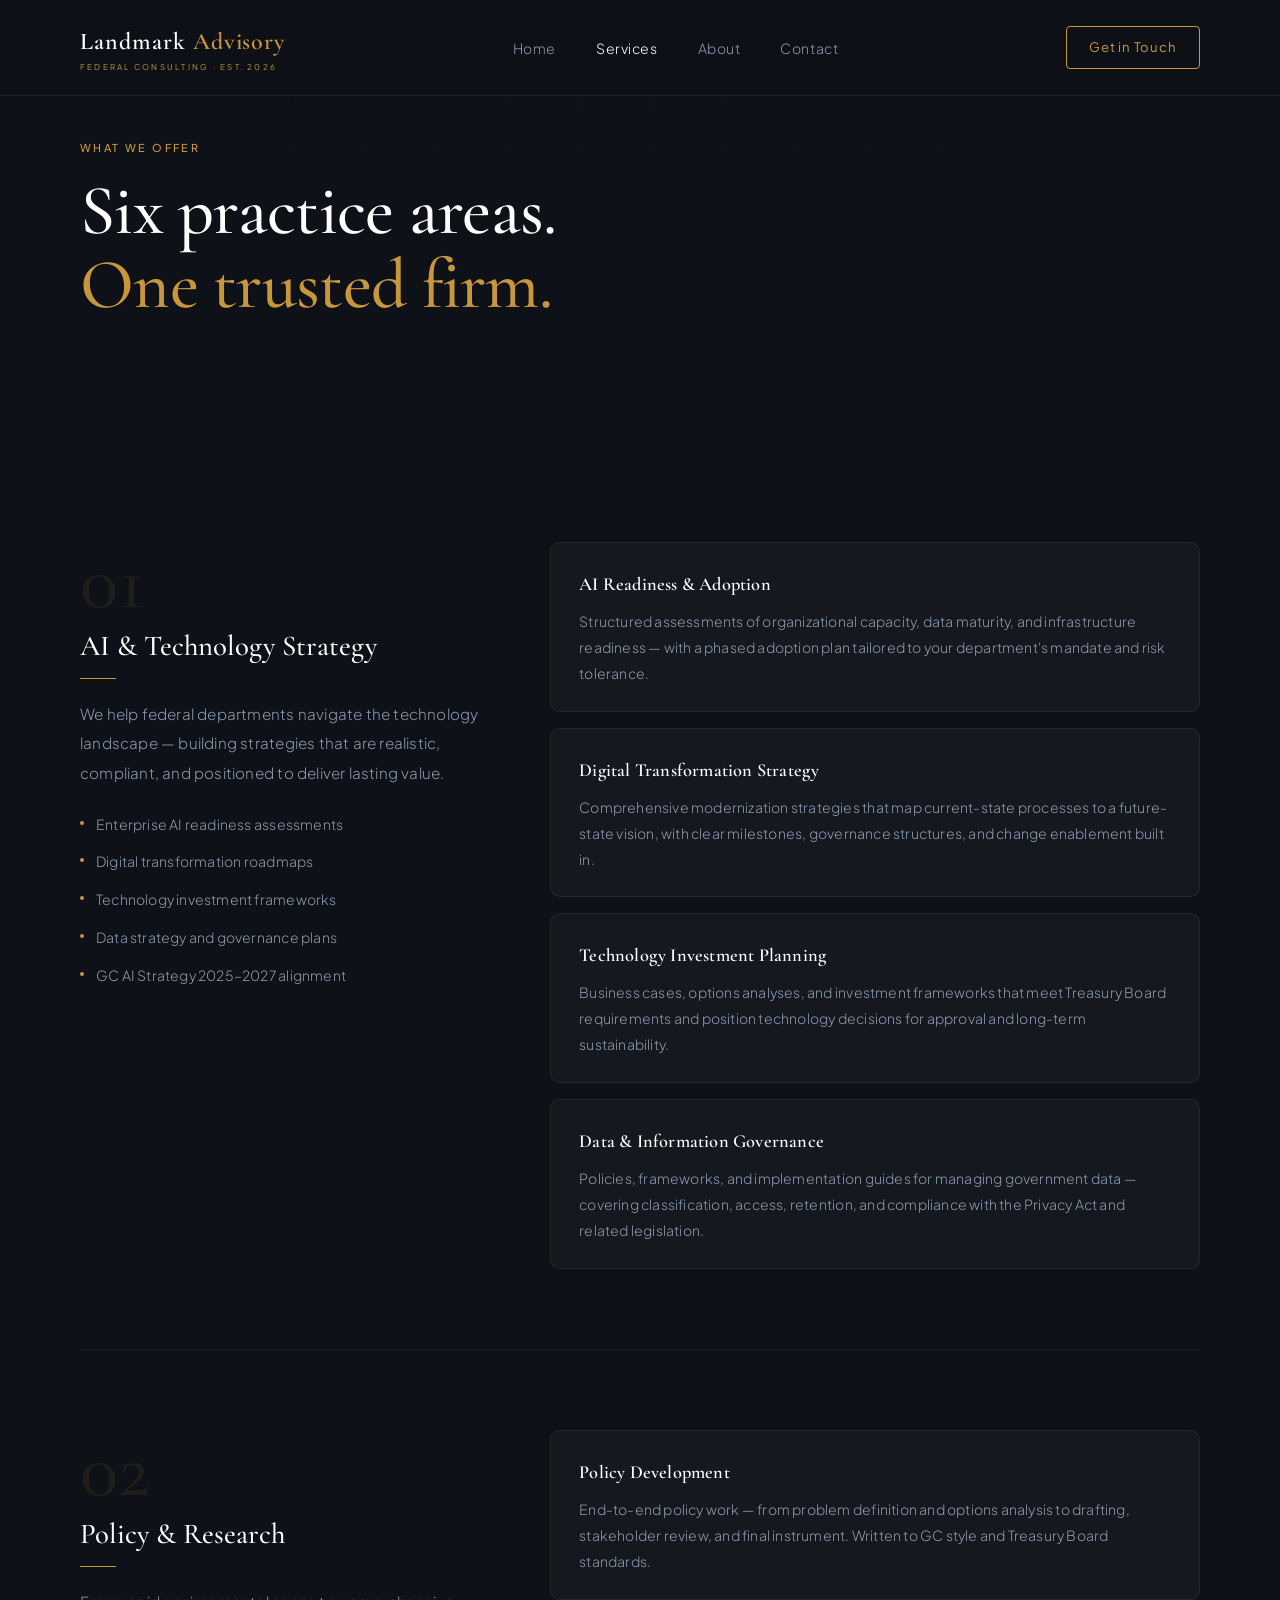
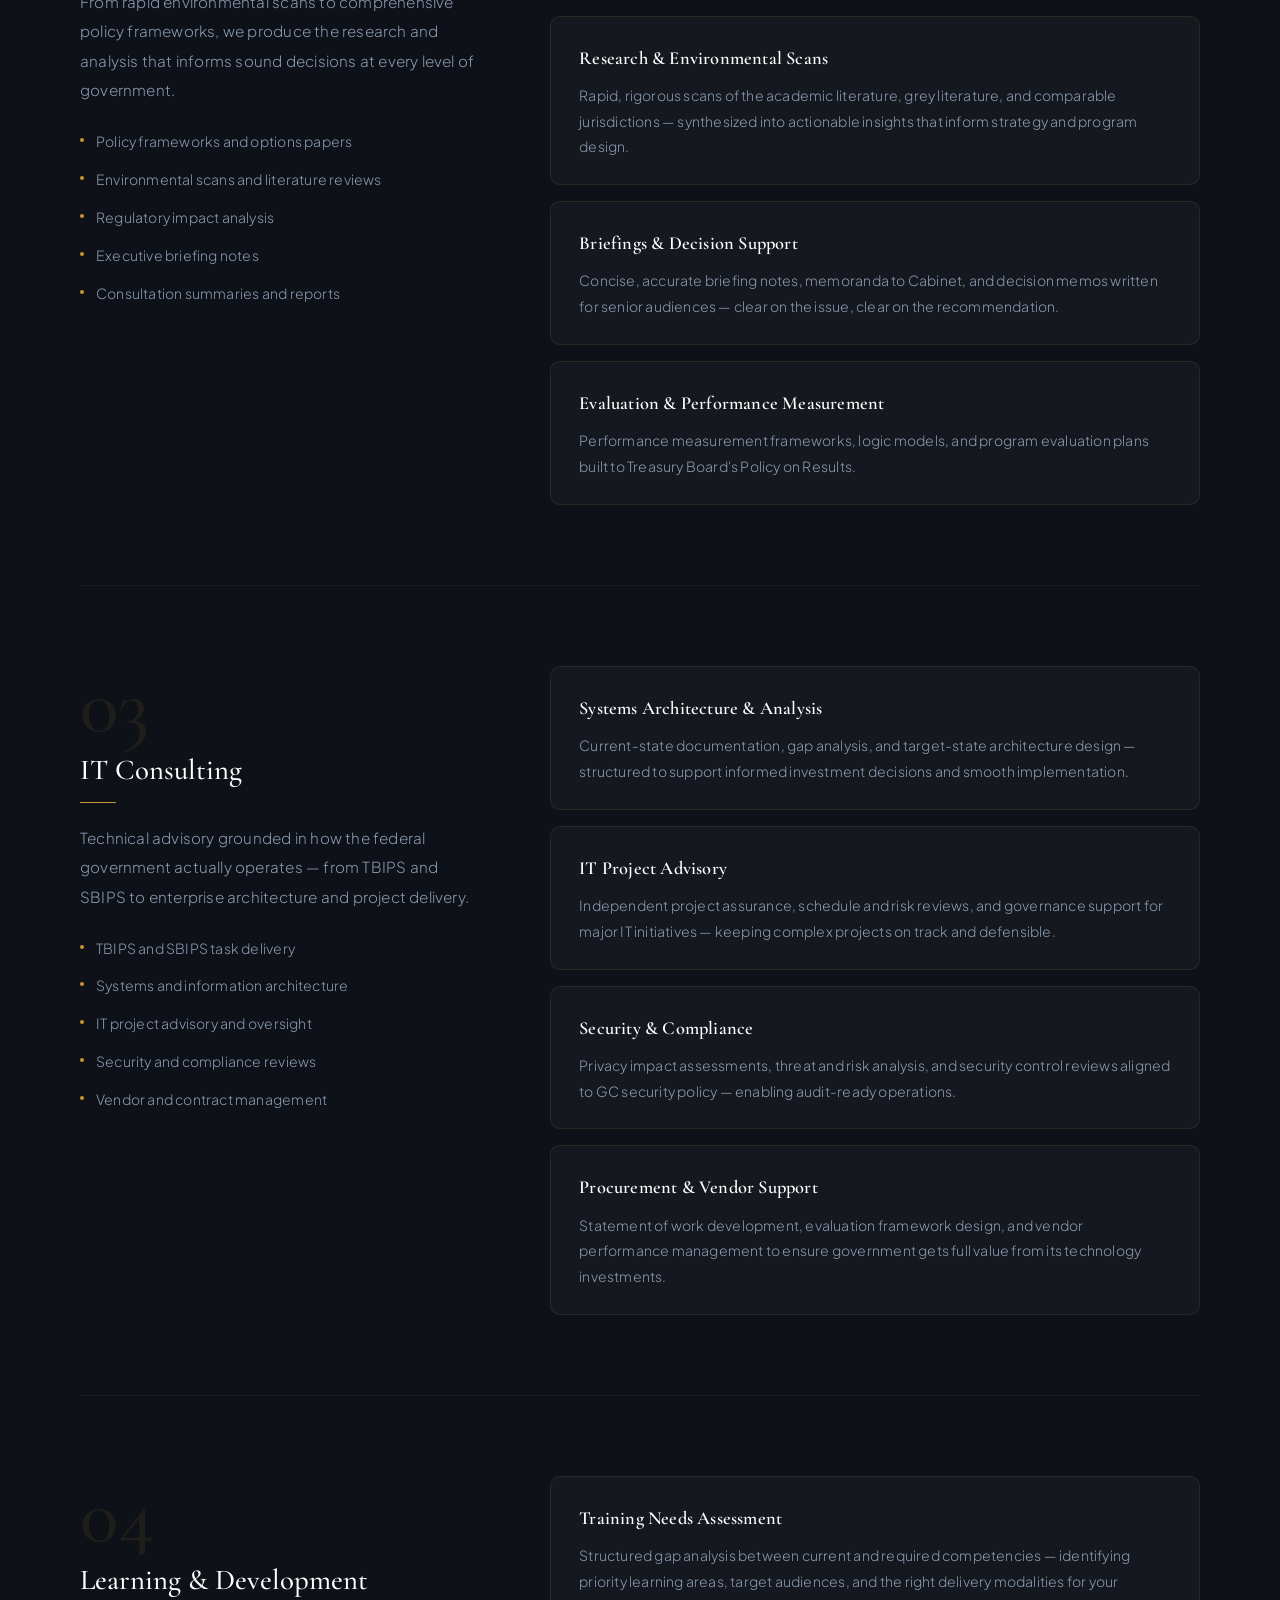
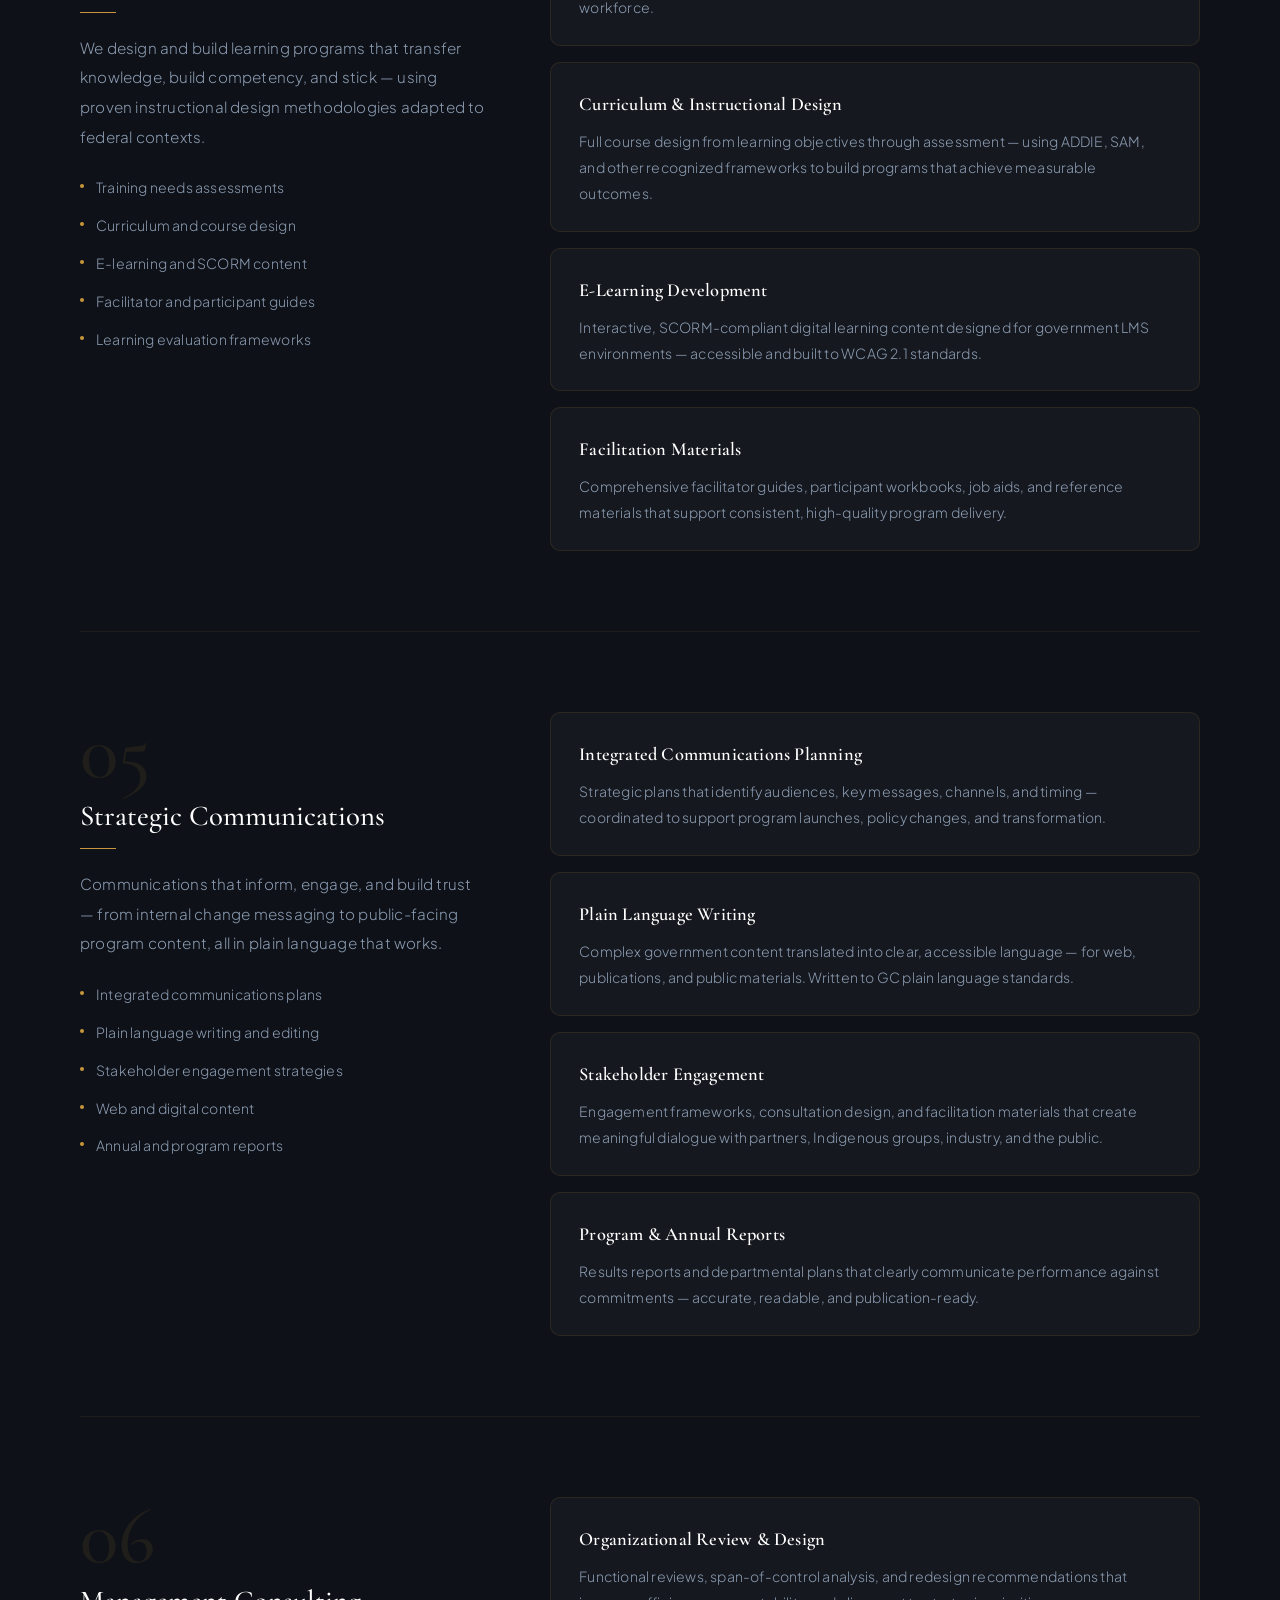
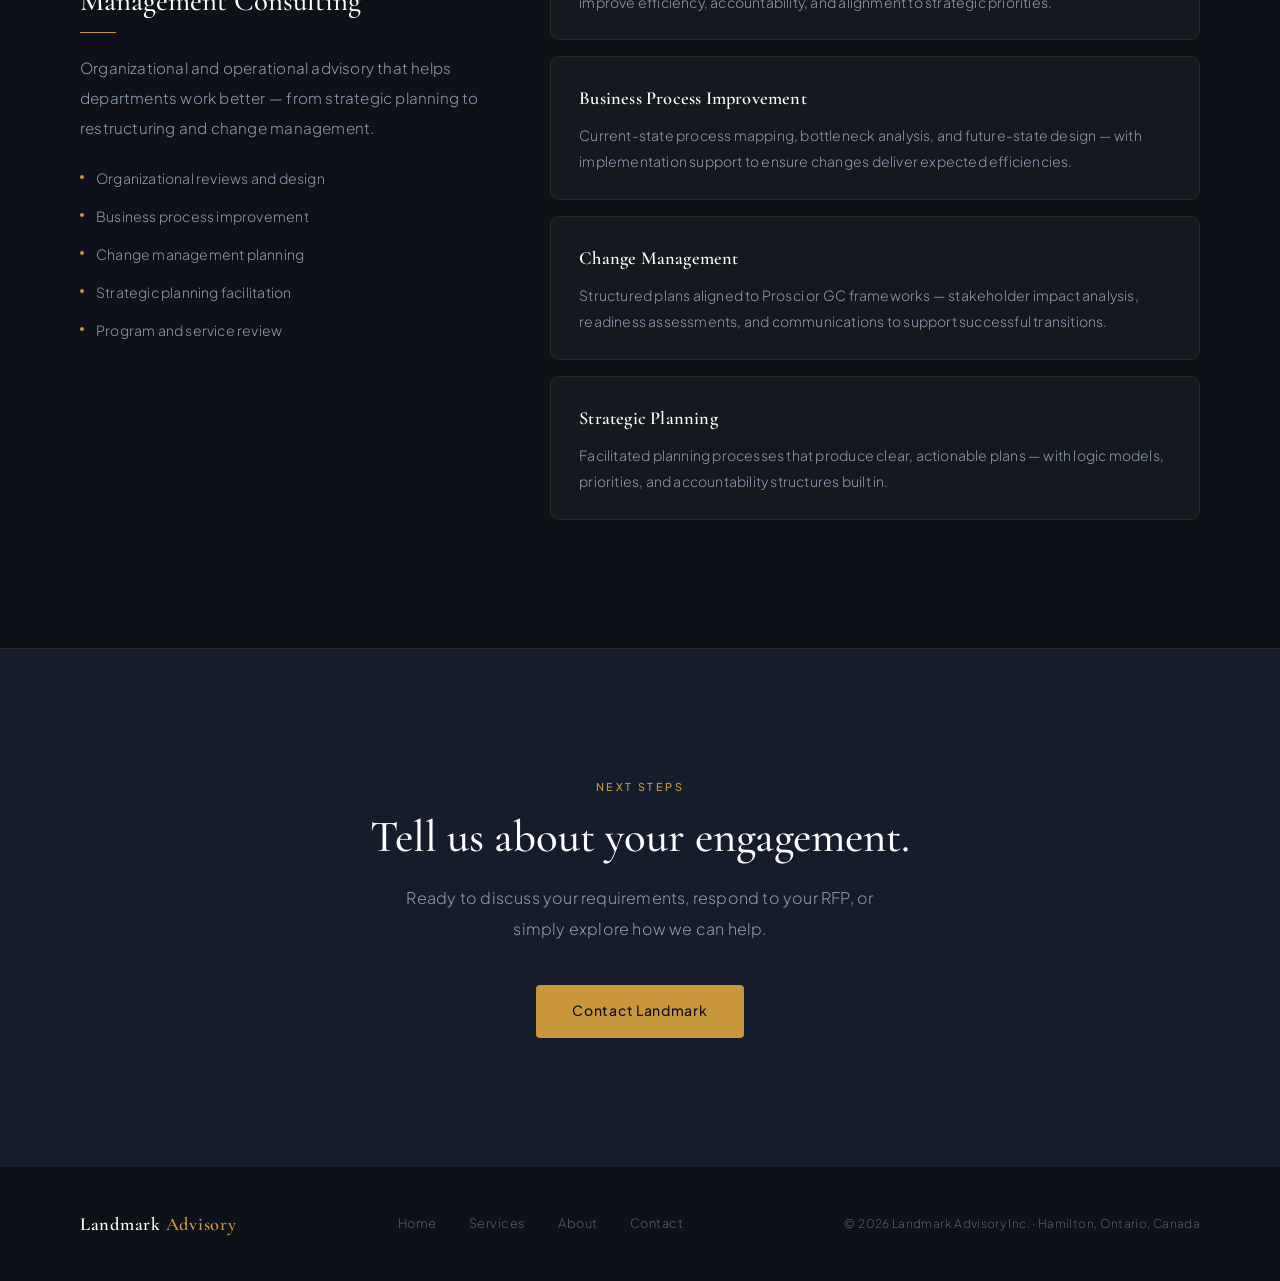
<file: services/index.html>
<!DOCTYPE html>
<html lang="en">
<head>
<meta charset="UTF-8"><meta name="viewport" content="width=device-width, initial-scale=1.0">
<title>Services | Landmark Advisory</title>
<link rel="preconnect" href="https://fonts.googleapis.com">
<link href="https://fonts.googleapis.com/css2?family=Cormorant+Garamond:wght@400;500;600&family=Plus+Jakarta+Sans:wght@300;400;500&display=swap" rel="stylesheet">
<link rel="stylesheet" href="../style.css">
<style>
.services-full{display:flex;flex-direction:column;gap:5rem}
.service-block{display:grid;grid-template-columns:1fr 1.6fr;gap:4rem;align-items:start;padding-bottom:5rem;border-bottom:0.5px solid rgba(200,151,60,0.08)}
.service-block:last-child{border-bottom:none;padding-bottom:0}
@media(max-width:900px){.service-block{grid-template-columns:1fr;gap:2rem}}
.service-meta{position:sticky;top:7rem}
.service-num{font-family:'Cormorant Garamond',serif;font-size:5rem;font-weight:500;color:rgba(200,151,60,0.10);line-height:1;margin-bottom:.5rem}
.service-meta h2{font-size:1.8rem;margin-bottom:1rem}
.service-meta .lead{font-size:.95rem;color:var(--text-secondary);font-weight:300;line-height:1.95;margin-bottom:1.5rem}
.gold-rule{width:36px;height:1px;background:var(--gold);margin:1rem 0 1.25rem}
.deliverables{display:flex;flex-direction:column;gap:.75rem}
.deliverable{display:flex;align-items:flex-start;gap:.75rem;font-size:.875rem;color:var(--text-secondary);font-weight:300}
.deliverable::before{content:'';width:4px;height:4px;border-radius:50%;background:var(--gold);flex-shrink:0;margin-top:9px}
.detail-cards{display:flex;flex-direction:column;gap:1rem}
.detail-card{background:var(--card-bg);border:0.5px solid var(--card-border);border-radius:var(--radius);padding:1.5rem 1.75rem;transition:border-color .25s}
.detail-card:hover{border-color:rgba(200,151,60,0.3)}
.detail-card h4{font-family:'Cormorant Garamond',serif;font-size:1.15rem;font-weight:600;margin-bottom:.5rem}
.detail-card p{font-size:.875rem;color:var(--text-secondary);font-weight:300;line-height:1.85}
</style>
</head>
<body>
<nav>
  <a href="../index.html" class="logo">Landmark<span> Advisory</span><span class="logo-sub">Federal Consulting · Est. 2026</span></a>
  <ul class="nav-links">
    <li><a href="../index.html">Home</a></li>
    <li><a href="index.html" class="active">Services</a></li>
    <li><a href="../about/index.html">About</a></li>
    <li><a href="../contact/index.html">Contact</a></li>
  </ul>
  <a href="../contact/index.html" class="nav-cta">Get in Touch</a>
</nav>
<div class="page-hero">
  <div class="grid-bg"></div>
  <div style="position:relative;z-index:1;">
    <p class="section-label">What We Offer</p>
    <h1 style="max-width:700px;">Six practice areas.<br><span class="accent">One trusted firm.</span></h1>
  </div>
</div>
<section>
  <div class="services-full">
    <div class="service-block">
      <div class="service-meta">
        <div class="service-num">01</div><h2>AI & Technology Strategy</h2><div class="gold-rule"></div>
        <p class="lead">We help federal departments navigate the technology landscape — building strategies that are realistic, compliant, and positioned to deliver lasting value.</p>
        <div class="deliverables">
          <div class="deliverable">Enterprise AI readiness assessments</div>
          <div class="deliverable">Digital transformation roadmaps</div>
          <div class="deliverable">Technology investment frameworks</div>
          <div class="deliverable">Data strategy and governance plans</div>
          <div class="deliverable">GC AI Strategy 2025–2027 alignment</div>
        </div>
      </div>
      <div class="detail-cards">
        <div class="detail-card"><h4>AI Readiness & Adoption</h4><p>Structured assessments of organizational capacity, data maturity, and infrastructure readiness — with a phased adoption plan tailored to your department's mandate and risk tolerance.</p></div>
        <div class="detail-card"><h4>Digital Transformation Strategy</h4><p>Comprehensive modernization strategies that map current-state processes to a future-state vision, with clear milestones, governance structures, and change enablement built in.</p></div>
        <div class="detail-card"><h4>Technology Investment Planning</h4><p>Business cases, options analyses, and investment frameworks that meet Treasury Board requirements and position technology decisions for approval and long-term sustainability.</p></div>
        <div class="detail-card"><h4>Data & Information Governance</h4><p>Policies, frameworks, and implementation guides for managing government data — covering classification, access, retention, and compliance with the Privacy Act and related legislation.</p></div>
      </div>
    </div>
    <div class="service-block">
      <div class="service-meta">
        <div class="service-num">02</div><h2>Policy & Research</h2><div class="gold-rule"></div>
        <p class="lead">From rapid environmental scans to comprehensive policy frameworks, we produce the research and analysis that informs sound decisions at every level of government.</p>
        <div class="deliverables">
          <div class="deliverable">Policy frameworks and options papers</div>
          <div class="deliverable">Environmental scans and literature reviews</div>
          <div class="deliverable">Regulatory impact analysis</div>
          <div class="deliverable">Executive briefing notes</div>
          <div class="deliverable">Consultation summaries and reports</div>
        </div>
      </div>
      <div class="detail-cards">
        <div class="detail-card"><h4>Policy Development</h4><p>End-to-end policy work — from problem definition and options analysis to drafting, stakeholder review, and final instrument. Written to GC style and Treasury Board standards.</p></div>
        <div class="detail-card"><h4>Research & Environmental Scans</h4><p>Rapid, rigorous scans of the academic literature, grey literature, and comparable jurisdictions — synthesized into actionable insights that inform strategy and program design.</p></div>
        <div class="detail-card"><h4>Briefings & Decision Support</h4><p>Concise, accurate briefing notes, memoranda to Cabinet, and decision memos written for senior audiences — clear on the issue, clear on the recommendation.</p></div>
        <div class="detail-card"><h4>Evaluation & Performance Measurement</h4><p>Performance measurement frameworks, logic models, and program evaluation plans built to Treasury Board's Policy on Results.</p></div>
      </div>
    </div>
    <div class="service-block">
      <div class="service-meta">
        <div class="service-num">03</div><h2>IT Consulting</h2><div class="gold-rule"></div>
        <p class="lead">Technical advisory grounded in how the federal government actually operates — from TBIPS and SBIPS to enterprise architecture and project delivery.</p>
        <div class="deliverables">
          <div class="deliverable">TBIPS and SBIPS task delivery</div>
          <div class="deliverable">Systems and information architecture</div>
          <div class="deliverable">IT project advisory and oversight</div>
          <div class="deliverable">Security and compliance reviews</div>
          <div class="deliverable">Vendor and contract management</div>
        </div>
      </div>
      <div class="detail-cards">
        <div class="detail-card"><h4>Systems Architecture & Analysis</h4><p>Current-state documentation, gap analysis, and target-state architecture design — structured to support informed investment decisions and smooth implementation.</p></div>
        <div class="detail-card"><h4>IT Project Advisory</h4><p>Independent project assurance, schedule and risk reviews, and governance support for major IT initiatives — keeping complex projects on track and defensible.</p></div>
        <div class="detail-card"><h4>Security & Compliance</h4><p>Privacy impact assessments, threat and risk analysis, and security control reviews aligned to GC security policy — enabling audit-ready operations.</p></div>
        <div class="detail-card"><h4>Procurement & Vendor Support</h4><p>Statement of work development, evaluation framework design, and vendor performance management to ensure government gets full value from its technology investments.</p></div>
      </div>
    </div>
    <div class="service-block">
      <div class="service-meta">
        <div class="service-num">04</div><h2>Learning & Development</h2><div class="gold-rule"></div>
        <p class="lead">We design and build learning programs that transfer knowledge, build competency, and stick — using proven instructional design methodologies adapted to federal contexts.</p>
        <div class="deliverables">
          <div class="deliverable">Training needs assessments</div>
          <div class="deliverable">Curriculum and course design</div>
          <div class="deliverable">E-learning and SCORM content</div>
          <div class="deliverable">Facilitator and participant guides</div>
          <div class="deliverable">Learning evaluation frameworks</div>
        </div>
      </div>
      <div class="detail-cards">
        <div class="detail-card"><h4>Training Needs Assessment</h4><p>Structured gap analysis between current and required competencies — identifying priority learning areas, target audiences, and the right delivery modalities for your workforce.</p></div>
        <div class="detail-card"><h4>Curriculum & Instructional Design</h4><p>Full course design from learning objectives through assessment — using ADDIE, SAM, and other recognized frameworks to build programs that achieve measurable outcomes.</p></div>
        <div class="detail-card"><h4>E-Learning Development</h4><p>Interactive, SCORM-compliant digital learning content designed for government LMS environments — accessible and built to WCAG 2.1 standards.</p></div>
        <div class="detail-card"><h4>Facilitation Materials</h4><p>Comprehensive facilitator guides, participant workbooks, job aids, and reference materials that support consistent, high-quality program delivery.</p></div>
      </div>
    </div>
    <div class="service-block">
      <div class="service-meta">
        <div class="service-num">05</div><h2>Strategic Communications</h2><div class="gold-rule"></div>
        <p class="lead">Communications that inform, engage, and build trust — from internal change messaging to public-facing program content, all in plain language that works.</p>
        <div class="deliverables">
          <div class="deliverable">Integrated communications plans</div>
          <div class="deliverable">Plain language writing and editing</div>
          <div class="deliverable">Stakeholder engagement strategies</div>
          <div class="deliverable">Web and digital content</div>
          <div class="deliverable">Annual and program reports</div>
        </div>
      </div>
      <div class="detail-cards">
        <div class="detail-card"><h4>Integrated Communications Planning</h4><p>Strategic plans that identify audiences, key messages, channels, and timing — coordinated to support program launches, policy changes, and transformation.</p></div>
        <div class="detail-card"><h4>Plain Language Writing</h4><p>Complex government content translated into clear, accessible language — for web, publications, and public materials. Written to GC plain language standards.</p></div>
        <div class="detail-card"><h4>Stakeholder Engagement</h4><p>Engagement frameworks, consultation design, and facilitation materials that create meaningful dialogue with partners, Indigenous groups, industry, and the public.</p></div>
        <div class="detail-card"><h4>Program & Annual Reports</h4><p>Results reports and departmental plans that clearly communicate performance against commitments — accurate, readable, and publication-ready.</p></div>
      </div>
    </div>
    <div class="service-block">
      <div class="service-meta">
        <div class="service-num">06</div><h2>Management Consulting</h2><div class="gold-rule"></div>
        <p class="lead">Organizational and operational advisory that helps departments work better — from strategic planning to restructuring and change management.</p>
        <div class="deliverables">
          <div class="deliverable">Organizational reviews and design</div>
          <div class="deliverable">Business process improvement</div>
          <div class="deliverable">Change management planning</div>
          <div class="deliverable">Strategic planning facilitation</div>
          <div class="deliverable">Program and service review</div>
        </div>
      </div>
      <div class="detail-cards">
        <div class="detail-card"><h4>Organizational Review & Design</h4><p>Functional reviews, span-of-control analysis, and redesign recommendations that improve efficiency, accountability, and alignment to strategic priorities.</p></div>
        <div class="detail-card"><h4>Business Process Improvement</h4><p>Current-state process mapping, bottleneck analysis, and future-state design — with implementation support to ensure changes deliver expected efficiencies.</p></div>
        <div class="detail-card"><h4>Change Management</h4><p>Structured plans aligned to Prosci or GC frameworks — stakeholder impact analysis, readiness assessments, and communications to support successful transitions.</p></div>
        <div class="detail-card"><h4>Strategic Planning</h4><p>Facilitated planning processes that produce clear, actionable plans — with logic models, priorities, and accountability structures built in.</p></div>
      </div>
    </div>
  </div>
</section>
<section style="background:var(--ink-mid);border-top:0.5px solid rgba(200,151,60,0.12);text-align:center;">
  <p class="section-label">Next Steps</p>
  <h2>Tell us about your engagement.</h2>
  <p style="color:var(--text-secondary);font-size:1rem;font-weight:300;max-width:480px;margin:0 auto 2.5rem;line-height:1.95;">Ready to discuss your requirements, respond to your RFP, or simply explore how we can help.</p>
  <a href="../contact/index.html" class="btn-primary">Contact Landmark</a>
</section>
<footer>
  <a href="../index.html" class="logo" style="font-size:1.15rem;">Landmark<span> Advisory</span></a>
  <div class="footer-links">
    <a href="../index.html">Home</a><a href="index.html">Services</a>
    <a href="../about/index.html">About</a><a href="../contact/index.html">Contact</a>
  </div>
  <span class="footer-legal">© 2026 Landmark Advisory Inc. · Hamilton, Ontario, Canada</span>
</footer>
</body>
</html>
</file>
<file: style.css>
:root {
  --ink: #0e1117;
  --ink-mid: #151c2b;
  --ink-light: #1e2d42;
  --gold: #c8973c;
  --gold-dim: rgba(200,151,60,0.10);
  --gold-border: rgba(200,151,60,0.20);
  --white: #ffffff;
  --offwhite: #f5f3ef;
  --text-secondary: #8a9ab0;
  --muted: #4e5e72;
  --card-bg: rgba(255,255,255,0.03);
  --card-border: rgba(200,151,60,0.12);
  --radius: 10px;
  --radius-lg: 16px;
}

*, *::before, *::after { box-sizing: border-box; margin: 0; padding: 0; }
html { scroll-behavior: smooth; }
body {
  font-family: 'Plus Jakarta Sans', sans-serif;
  background: var(--ink);
  color: var(--white);
  overflow-x: hidden;
  font-size: 17px;
  line-height: 1.85;
  letter-spacing: 0.012em;
  font-weight: 300;
}

/* ── NAV ── */
nav {
  position: fixed; top: 0; left: 0; right: 0; z-index: 100;
  display: flex; align-items: center; justify-content: space-between;
  padding: 1.25rem 5rem;
  background: rgba(14,17,23,0.92);
  backdrop-filter: blur(20px);
  border-bottom: 0.5px solid rgba(200,151,60,0.12);
}
.logo {
  font-family: 'Cormorant Garamond', serif;
  font-size: 1.5rem; font-weight: 600;
  letter-spacing: 0.04em;
  color: var(--white);
  text-decoration: none;
}
.logo span { color: var(--gold); }
.logo-sub {
  font-family: 'Plus Jakarta Sans', sans-serif;
  font-size: 0.5rem; letter-spacing: 0.28em;
  color: var(--gold); text-transform: uppercase;
  display: block; margin-top: -4px; font-weight: 400;
}
.nav-links { display: flex; gap: 2.5rem; list-style: none; align-items: center; }
.nav-links a {
  color: var(--text-secondary); text-decoration: none;
  font-size: 0.875rem; font-weight: 300; letter-spacing: 0.04em;
  transition: color 0.2s;
}
.nav-links a:hover, .nav-links a.active { color: var(--white); }
.nav-cta {
  background: transparent;
  border: 0.5px solid var(--gold);
  color: var(--gold);
  padding: 0.5rem 1.4rem;
  border-radius: 4px;
  font-family: 'Plus Jakarta Sans', sans-serif;
  font-size: 0.82rem; font-weight: 400;
  letter-spacing: 0.06em;
  cursor: pointer; transition: all 0.2s;
  text-decoration: none;
}
.nav-cta:hover { background: var(--gold); color: var(--ink); }

/* ── GRID BG ── */
.grid-bg {
  position: absolute; inset: 0; z-index: 0;
  background-image:
    linear-gradient(rgba(200,151,60,0.03) 1px, transparent 1px),
    linear-gradient(90deg, rgba(200,151,60,0.03) 1px, transparent 1px);
  background-size: 72px 72px;
  mask-image: radial-gradient(ellipse 90% 70% at 50% 0%, black 10%, transparent 100%);
}
.orb {
  position: absolute; border-radius: 50%; pointer-events: none;
  background: radial-gradient(circle, rgba(200,151,60,0.06) 0%, transparent 70%);
}

/* ── SECTIONS ── */
section { padding: 8rem 5rem; }
.section-label {
  font-size: 0.68rem; color: var(--gold);
  text-transform: uppercase; letter-spacing: 0.22em;
  margin-bottom: 1rem; font-weight: 500;
}
h1 {
  font-family: 'Cormorant Garamond', serif;
  font-size: clamp(3rem, 5.5vw, 5.2rem);
  font-weight: 500; line-height: 1.05;
  letter-spacing: -0.01em;
  margin-bottom: 1.75rem;
}
h1 .accent { color: var(--gold); display: block; }
h2 {
  font-family: 'Cormorant Garamond', serif;
  font-size: clamp(2rem, 3.5vw, 3rem);
  font-weight: 500; line-height: 1.1;
  letter-spacing: 0em;
  margin-bottom: 1.25rem;
}
h3 {
  font-family: 'Cormorant Garamond', serif;
  font-size: 1.35rem; font-weight: 600;
  margin-bottom: 0.65rem; letter-spacing: 0.01em;
}
.section-intro {
  font-size: 1.08rem; color: var(--text-secondary);
  max-width: 580px; font-weight: 300; line-height: 1.95;
  margin-bottom: 4rem;
}

/* ── CARDS ── */
.card {
  background: var(--card-bg);
  border: 0.5px solid var(--card-border);
  border-radius: var(--radius-lg);
  padding: 2rem 2rem 2.25rem;
  transition: border-color 0.3s, transform 0.3s;
  position: relative; overflow: hidden;
}
.card:hover { border-color: rgba(200,151,60,0.35); transform: translateY(-2px); }
.card::after {
  content: '';
  position: absolute; top: 0; left: 0; right: 0; height: 1px;
  background: linear-gradient(90deg, transparent, rgba(200,151,60,0.5), transparent);
  opacity: 0; transition: opacity 0.3s;
}
.card:hover::after { opacity: 1; }

/* ── TAGS ── */
.tag {
  font-size: 0.68rem; color: var(--gold);
  background: var(--gold-dim);
  border: 0.5px solid var(--gold-border);
  border-radius: 3px;
  padding: 0.2rem 0.6rem;
  letter-spacing: 0.06em; text-transform: uppercase;
}
.tags { display: flex; flex-wrap: wrap; gap: 0.4rem; margin-top: 1.1rem; }

/* ── ICON BOX ── */
.icon-box {
  width: 44px; height: 44px;
  background: var(--gold-dim);
  border: 0.5px solid var(--gold-border);
  border-radius: 8px;
  display: flex; align-items: center; justify-content: center;
  font-size: 1.1rem; margin-bottom: 1.4rem; flex-shrink: 0;
}

/* ── BUTTONS ── */
.btn-primary {
  display: inline-block;
  background: var(--gold);
  color: var(--ink);
  padding: 0.85rem 2.25rem;
  border-radius: 4px;
  font-family: 'Plus Jakarta Sans', sans-serif;
  font-size: 0.875rem; font-weight: 500;
  letter-spacing: 0.05em;
  text-decoration: none;
  transition: all 0.2s;
  border: none; cursor: pointer;
}
.btn-primary:hover { background: #d9a94a; transform: translateY(-1px); }
.btn-outline {
  display: inline-block;
  background: transparent;
  color: var(--gold);
  padding: 0.85rem 2.25rem;
  border-radius: 4px;
  font-size: 0.875rem; font-weight: 400;
  letter-spacing: 0.05em;
  text-decoration: none;
  border: 0.5px solid var(--gold);
  transition: all 0.2s;
}
.btn-outline:hover { background: var(--gold); color: var(--ink); }

/* ── FOOTER ── */
footer {
  padding: 2.5rem 5rem;
  display: flex; align-items: center; justify-content: space-between;
  border-top: 0.5px solid rgba(255,255,255,0.06);
  flex-wrap: wrap; gap: 1rem;
}
.footer-links { display: flex; gap: 2rem; flex-wrap: wrap; }
.footer-links a {
  font-size: 0.8rem; color: var(--muted);
  text-decoration: none; transition: color 0.2s; letter-spacing: 0.04em;
}
.footer-links a:hover { color: var(--gold); }
.footer-legal { font-size: 0.75rem; color: var(--muted); letter-spacing: 0.03em; }

/* ── FORM ── */
.form-group { display: flex; flex-direction: column; gap: 0.4rem; margin-bottom: 1rem; }
.form-group label { font-size: 0.72rem; color: var(--muted); letter-spacing: 0.1em; text-transform: uppercase; }
.form-group input, .form-group select, .form-group textarea {
  background: rgba(255,255,255,0.04);
  border: 0.5px solid rgba(200,151,60,0.2);
  border-radius: 6px;
  padding: 0.75rem 1rem;
  color: var(--white);
  font-family: 'Plus Jakarta Sans', sans-serif;
  font-size: 0.9rem; font-weight: 300;
  outline: none; transition: border-color 0.2s; width: 100%;
}
.form-group input:focus, .form-group select:focus, .form-group textarea:focus { border-color: var(--gold); }
.form-group select option { background: var(--ink-mid); }
.form-group textarea { resize: vertical; min-height: 130px; }
.form-row { display: grid; grid-template-columns: 1fr 1fr; gap: 1rem; }

/* ── DIVIDER ── */
.divider { height: 0.5px; background: rgba(200,151,60,0.08); }

/* ── PAGE HERO ── */
.page-hero {
  min-height: 46vh;
  display: flex; align-items: flex-end;
  padding: 8rem 5rem 4rem;
  position: relative; overflow: hidden;
}
.page-hero .grid-bg { mask-image: radial-gradient(ellipse 100% 100% at 50% 0%, black 10%, transparent 80%); }

@keyframes fadeUp {
  from { opacity: 0; transform: translateY(22px); }
  to   { opacity: 1; transform: translateY(0); }
}
.fade-up { animation: fadeUp 0.8s ease both; }
.fade-up-2 { animation: fadeUp 0.8s ease 0.12s both; }
.fade-up-3 { animation: fadeUp 0.8s ease 0.24s both; }

@media (max-width: 900px) {
  nav { padding: 1rem 1.5rem; }
  .nav-links { display: none; }
  section, footer, .page-hero { padding-left: 1.5rem; padding-right: 1.5rem; }
  .form-row { grid-template-columns: 1fr; }
}
</file>
